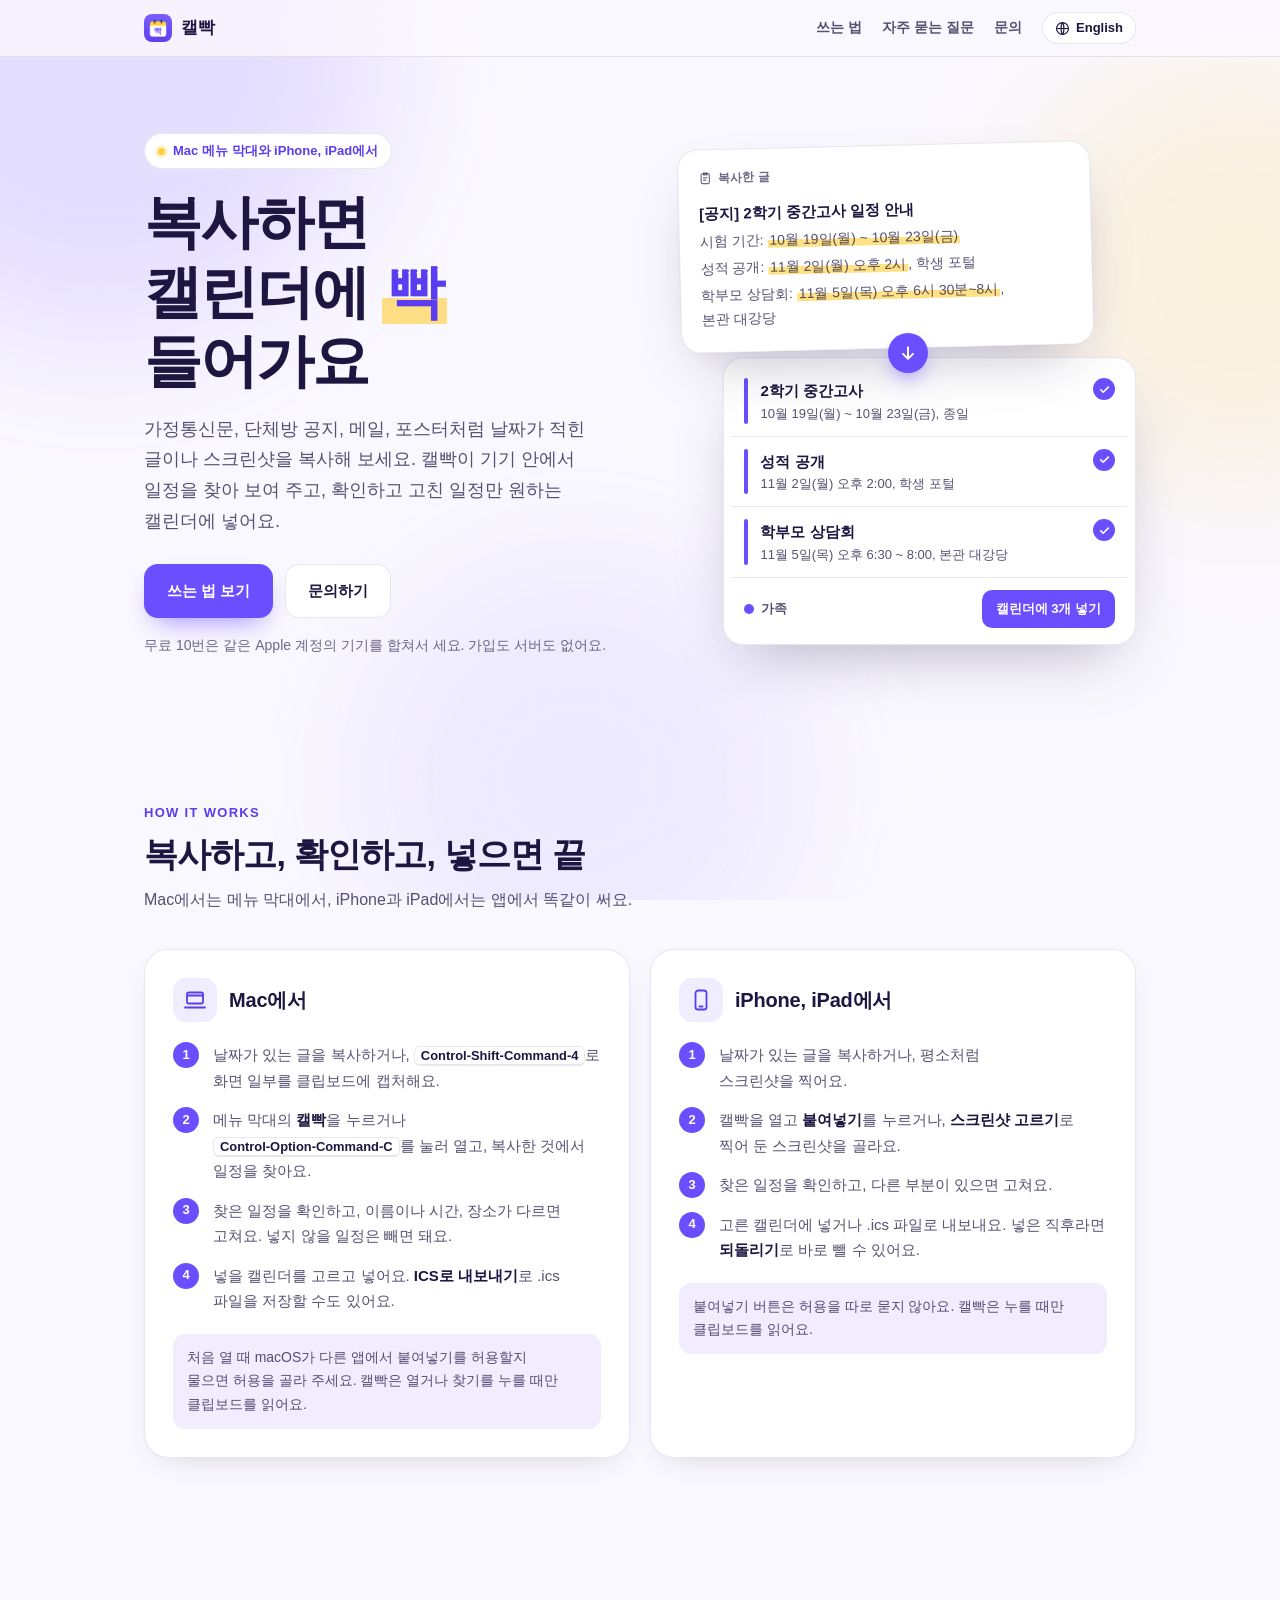
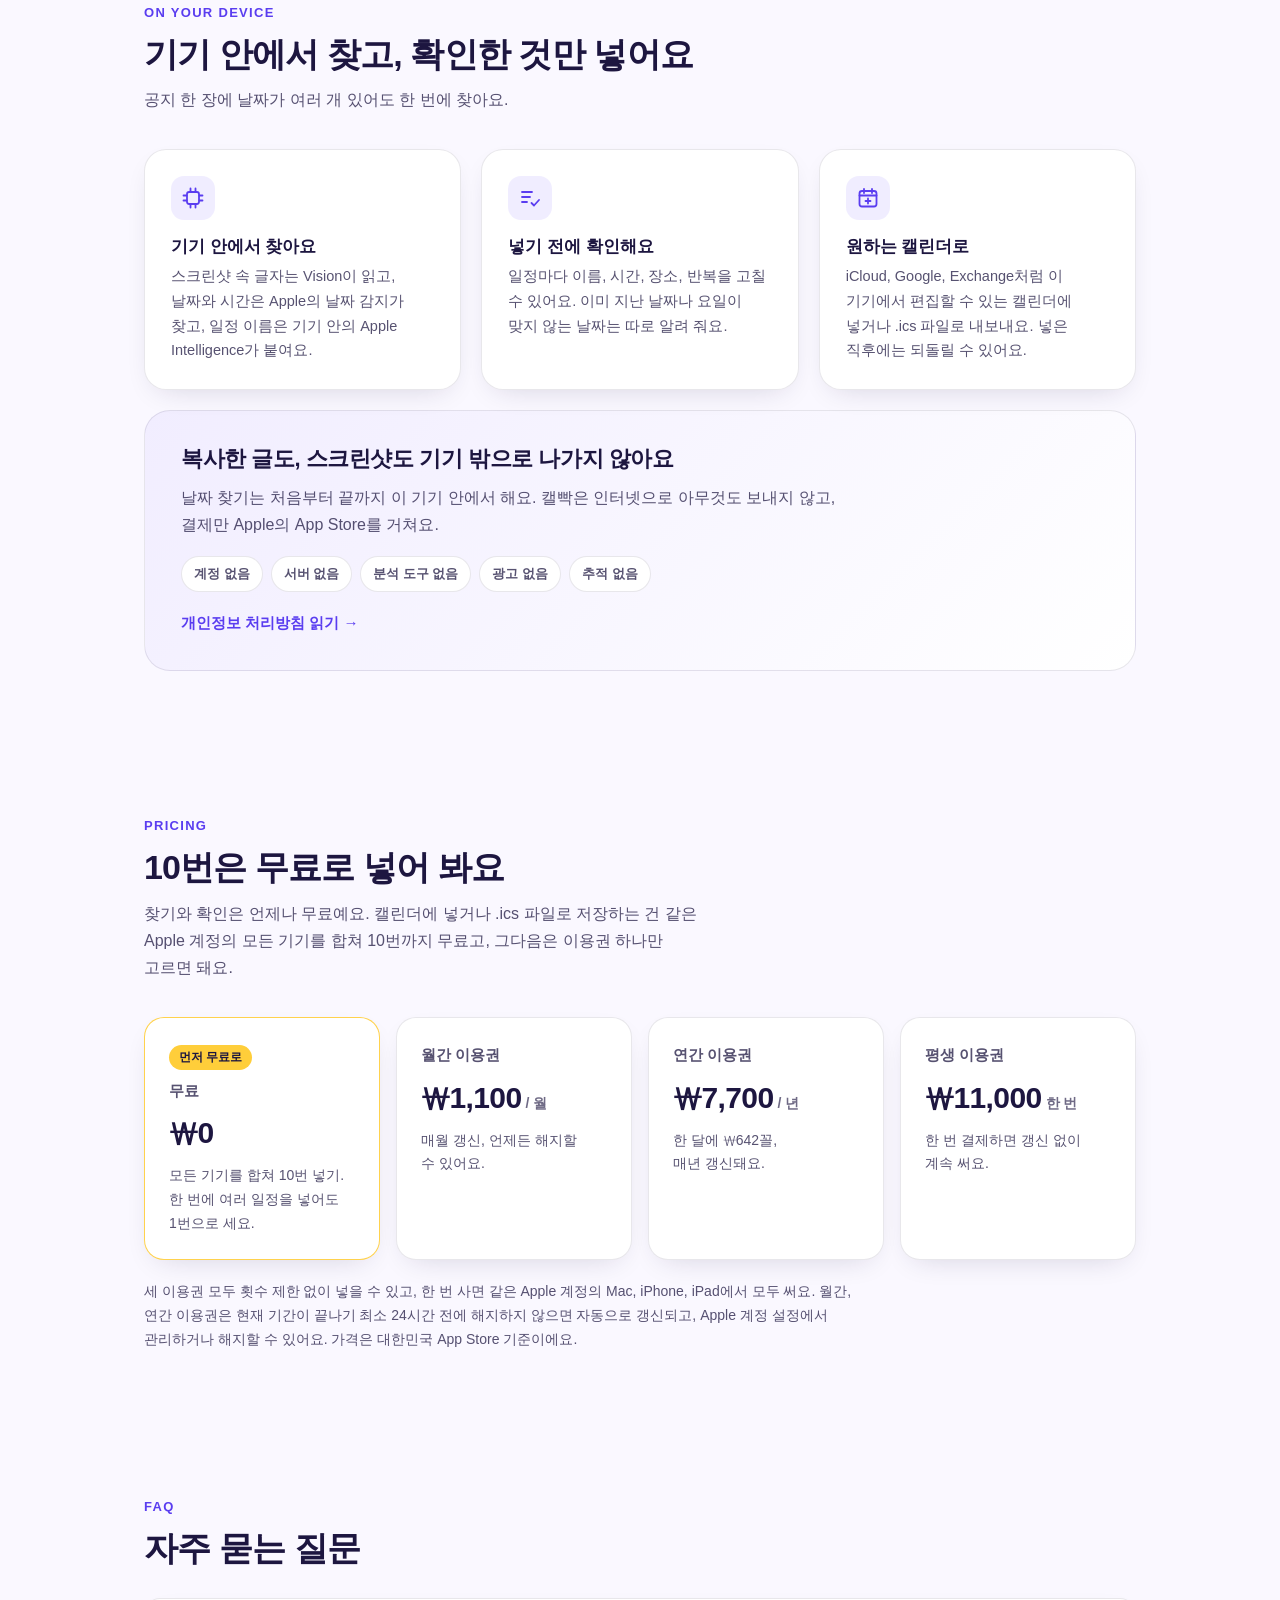
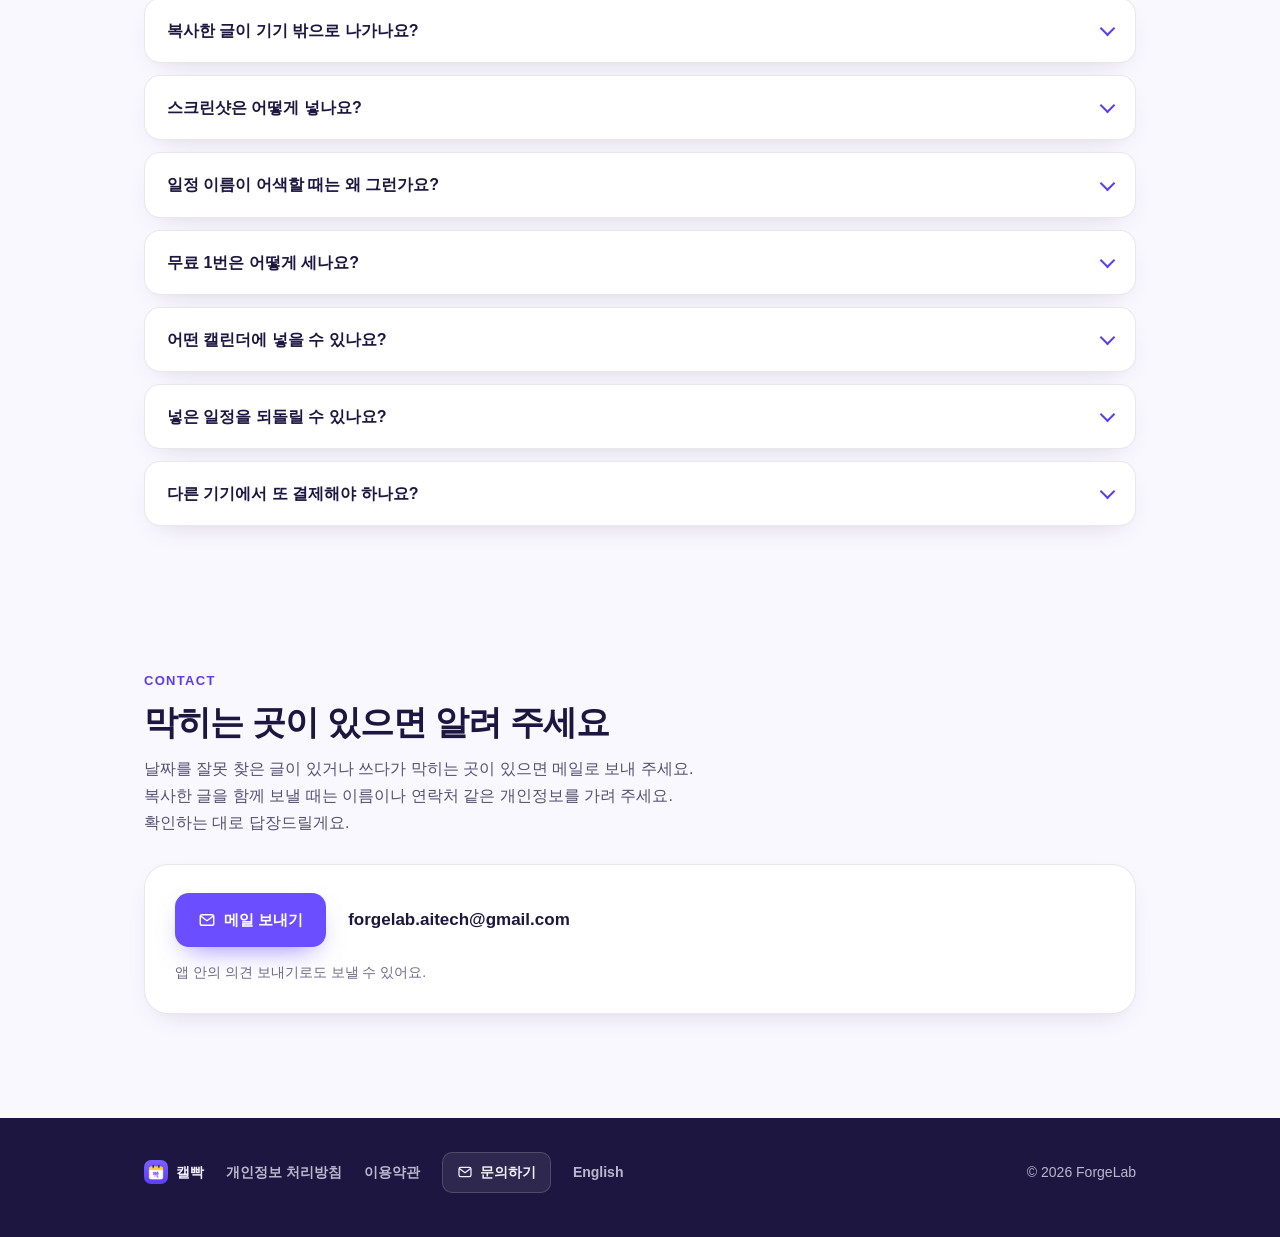
<file: index.html>
<!DOCTYPE html>
<html lang="ko">
<head>
<meta charset="utf-8">
<meta name="viewport" content="width=device-width, initial-scale=1">
<title>캘빡, 복사하면 캘린더에 빡</title>
<meta name="description" content="날짜가 적힌 글이나 스크린샷을 복사하면, 캘빡이 기기 안에서 일정을 찾아 원하는 캘린더에 넣어 줘요. Mac 메뉴 막대와 iPhone, iPad에서 써요. 계정도 서버도 없어요.">
<meta name="color-scheme" content="light dark">
<meta name="theme-color" content="#FAF8FF" media="(prefers-color-scheme: light)">
<meta name="theme-color" content="#110D24" media="(prefers-color-scheme: dark)">
<meta property="og:title" content="캘빡, 복사하면 캘린더에 빡">
<meta property="og:description" content="복사한 글과 스크린샷 속 날짜를 기기 안에서 찾아 캘린더에 넣어요. Mac, iPhone, iPad.">
<meta property="og:image" content="https://jsonpassion.github.io/calppak-site/assets/icon.png">
<link rel="icon" type="image/png" href="assets/icon.png">
<link rel="apple-touch-icon" href="assets/icon.png">
<link rel="stylesheet" href="assets/style.css">
</head>
<body>

<div class="aura" aria-hidden="true"><span class="blob a"></span><span class="blob b"></span><span class="blob c"></span></div>

<nav class="nav" aria-label="사이트">
  <div class="nav-inner">
    <a class="logo" href="./"><img src="assets/icon.png" alt="" width="28" height="28">캘빡</a>
    <div class="nav-links">
      <a href="#how">쓰는 법</a>
      <a href="#faq">자주 묻는 질문</a>
      <a href="#contact">문의</a>
      <a class="lang" href="en/" hreflang="en" lang="en"><svg viewBox="0 0 24 24" fill="none" stroke="currentColor" stroke-width="1.9" stroke-linecap="round" stroke-linejoin="round" aria-hidden="true"><circle cx="12" cy="12" r="9.5"/><path d="M2.5 12h19M12 2.5c3 3.2 3 15.8 0 19M12 2.5c-3 3.2-3 15.8 0 19"/></svg>English</a>
    </div>
  </div>
</nav>

<main>
<header class="hero">
  <div class="wrap hero-inner">
    <div class="hero-copy">
      <span class="eyebrow"><span class="dot"></span>Mac 메뉴 막대와 iPhone, iPad에서</span>
      <h1>복사하면<br>캘린더에 <span class="pop">빡</span> 들어가요</h1>
      <p class="sub">가정통신문, 단체방 공지, 메일, 포스터처럼 날짜가 적힌 글이나 스크린샷을 복사해 보세요. 캘빡이 기기 안에서 일정을 찾아 보여 주고, 확인하고 고친 일정만 원하는 캘린더에 넣어요.</p>
      <div class="hero-ctas">
        <a class="btn btn-primary" href="#how">쓰는 법 보기</a>
        <a class="btn btn-ghost" href="#contact">문의하기</a>
      </div>
      <p class="hero-meta">무료 10번은 같은 Apple 계정의 기기를 합쳐서 세요. 가입도 서버도 없어요.</p>
    </div>

    <figure class="demo" role="img" aria-label="복사한 중간고사 공지에서 일정 세 개를 찾아 가족 캘린더에 넣는 모습">
      <div class="card copied">
        <span class="tag"><svg viewBox="0 0 24 24" fill="none" stroke="currentColor" stroke-width="2" stroke-linecap="round" stroke-linejoin="round" aria-hidden="true"><rect x="5" y="4" width="14" height="17" rx="2.5"/><path d="M9 3h6v3H9zM9 11h6M9 15h4"/></svg>복사한 글</span>
        <p class="title">[공지] 2학기 중간고사 일정 안내</p>
        <p>시험 기간: <mark>10월 19일(월) ~ 10월 23일(금)</mark></p>
        <p>성적 공개: <mark>11월 2일(월) 오후 2시</mark>, 학생 포털</p>
        <p>학부모 상담회: <mark>11월 5일(목) 오후 6시 30분~8시</mark>, 본관 대강당</p>
      </div>
      <div class="flow" aria-hidden="true"><svg viewBox="0 0 24 24" fill="none" stroke="currentColor" stroke-width="2.4" stroke-linecap="round" stroke-linejoin="round"><path d="M12 5v14M6 13l6 6 6-6"/></svg></div>
      <div class="card events">
        <div class="ev"><span class="bar"></span><div><b>2학기 중간고사</b><small>10월 19일(월) ~ 10월 23일(금), 종일</small></div><span class="ok"><svg viewBox="0 0 24 24" fill="none" stroke="currentColor" stroke-width="3" stroke-linecap="round" stroke-linejoin="round" aria-hidden="true"><path d="m5 12.5 4.5 4.5L19 7.5"/></svg></span></div>
        <div class="ev"><span class="bar"></span><div><b>성적 공개</b><small>11월 2일(월) 오후 2:00, 학생 포털</small></div><span class="ok"><svg viewBox="0 0 24 24" fill="none" stroke="currentColor" stroke-width="3" stroke-linecap="round" stroke-linejoin="round" aria-hidden="true"><path d="m5 12.5 4.5 4.5L19 7.5"/></svg></span></div>
        <div class="ev"><span class="bar"></span><div><b>학부모 상담회</b><small>11월 5일(목) 오후 6:30 ~ 8:00, 본관 대강당</small></div><span class="ok"><svg viewBox="0 0 24 24" fill="none" stroke="currentColor" stroke-width="3" stroke-linecap="round" stroke-linejoin="round" aria-hidden="true"><path d="m5 12.5 4.5 4.5L19 7.5"/></svg></span></div>
        <div class="ev-foot"><span class="cal"><i></i>가족</span><span class="add">캘린더에 3개 넣기</span></div>
      </div>
    </figure>
  </div>
</header>

<section id="how">
  <div class="wrap">
    <div class="sec-head">
      <div class="kicker">How it works</div>
      <h2>복사하고, 확인하고, 넣으면 끝</h2>
      <p>Mac에서는 메뉴 막대에서, iPhone과 iPad에서는 앱에서 똑같이 써요.</p>
    </div>
    <div class="how-grid">
      <article class="how-card">
        <div class="head">
          <span class="ico"><svg viewBox="0 0 24 24" fill="none" stroke="currentColor" stroke-width="1.8" stroke-linecap="round" stroke-linejoin="round" aria-hidden="true"><rect x="4" y="4.5" width="16" height="11" rx="1.8"/><path d="M4 7.5h16M2 19.5h20"/></svg></span>
          <h3>Mac에서</h3>
        </div>
        <ol class="steps">
          <li>날짜가 있는 글을 복사하거나, <kbd>Control-Shift-Command-4</kbd>로 화면 일부를 클립보드에 캡처해요.</li>
          <li>메뉴 막대의 <b>캘빡</b>을 누르거나 <kbd>Control-Option-Command-C</kbd>를 눌러 열고, 복사한 것에서 일정을 찾아요.</li>
          <li>찾은 일정을 확인하고, 이름이나 시간, 장소가 다르면 고쳐요. 넣지 않을 일정은 빼면 돼요.</li>
          <li>넣을 캘린더를 고르고 넣어요. <b>ICS로 내보내기</b>로 .ics 파일을 저장할 수도 있어요.</li>
        </ol>
        <p class="tip">처음 열 때 macOS가 다른 앱에서 붙여넣기를 허용할지 물으면 허용을 골라 주세요. 캘빡은 열거나 찾기를 누를 때만 클립보드를 읽어요.</p>
      </article>
      <article class="how-card">
        <div class="head">
          <span class="ico"><svg viewBox="0 0 24 24" fill="none" stroke="currentColor" stroke-width="1.8" stroke-linecap="round" stroke-linejoin="round" aria-hidden="true"><rect x="6.5" y="2.5" width="11" height="19" rx="2.6"/><path d="M10.5 18.5h3"/></svg></span>
          <h3>iPhone, iPad에서</h3>
        </div>
        <ol class="steps">
          <li>날짜가 있는 글을 복사하거나, 평소처럼 스크린샷을 찍어요.</li>
          <li>캘빡을 열고 <b>붙여넣기</b>를 누르거나, <b>스크린샷 고르기</b>로 찍어 둔 스크린샷을 골라요.</li>
          <li>찾은 일정을 확인하고, 다른 부분이 있으면 고쳐요.</li>
          <li>고른 캘린더에 넣거나 .ics 파일로 내보내요. 넣은 직후라면 <b>되돌리기</b>로 바로 뺄 수 있어요.</li>
        </ol>
        <p class="tip">붙여넣기 버튼은 허용을 따로 묻지 않아요. 캘빡은 누를 때만 클립보드를 읽어요.</p>
      </article>
    </div>
  </div>
</section>

<section id="features">
  <div class="wrap">
    <div class="sec-head">
      <div class="kicker">On your device</div>
      <h2>기기 안에서 찾고, 확인한 것만 넣어요</h2>
      <p>공지 한 장에 날짜가 여러 개 있어도 한 번에 찾아요.</p>
    </div>
    <div class="features">
      <div class="feature">
        <span class="ico"><svg viewBox="0 0 24 24" fill="none" stroke="currentColor" stroke-width="1.8" stroke-linecap="round" stroke-linejoin="round" aria-hidden="true"><rect x="6" y="6" width="12" height="12" rx="2.2"/><path d="M9.5 2.5v3M14.5 2.5v3M9.5 18.5v3M14.5 18.5v3M2.5 9.5h3M2.5 14.5h3M18.5 9.5h3M18.5 14.5h3"/></svg></span>
        <h3>기기 안에서 찾아요</h3>
        <p>스크린샷 속 글자는 Vision이 읽고, 날짜와 시간은 Apple의 날짜 감지가 찾고, 일정 이름은 기기 안의 Apple Intelligence가 붙여요.</p>
      </div>
      <div class="feature">
        <span class="ico"><svg viewBox="0 0 24 24" fill="none" stroke="currentColor" stroke-width="1.8" stroke-linecap="round" stroke-linejoin="round" aria-hidden="true"><path d="M4 6h10M4 11h8M4 16h5"/><path d="m13.5 17 2.5 2.5 5-5.5"/></svg></span>
        <h3>넣기 전에 확인해요</h3>
        <p>일정마다 이름, 시간, 장소, 반복을 고칠 수 있어요. 이미 지난 날짜나 요일이 맞지 않는 날짜는 따로 알려 줘요.</p>
      </div>
      <div class="feature">
        <span class="ico"><svg viewBox="0 0 24 24" fill="none" stroke="currentColor" stroke-width="1.8" stroke-linecap="round" stroke-linejoin="round" aria-hidden="true"><rect x="3.5" y="5" width="17" height="15.5" rx="2.5"/><path d="M3.5 9.5h17M8 3v4M16 3v4M12 12.5v5M9.5 15h5"/></svg></span>
        <h3>원하는 캘린더로</h3>
        <p>iCloud, Google, Exchange처럼 이 기기에서 편집할 수 있는 캘린더에 넣거나 .ics 파일로 내보내요. 넣은 직후에는 되돌릴 수 있어요.</p>
      </div>
    </div>
    <div class="promise">
      <h3>복사한 글도, 스크린샷도 기기 밖으로 나가지 않아요</h3>
      <p>날짜 찾기는 처음부터 끝까지 이 기기 안에서 해요. 캘빡은 인터넷으로 아무것도 보내지 않고, 결제만 Apple의 App Store를 거쳐요.</p>
      <ul class="chips" aria-label="캘빡에 없는 것">
        <li>계정 없음</li>
        <li>서버 없음</li>
        <li>분석 도구 없음</li>
        <li>광고 없음</li>
        <li>추적 없음</li>
      </ul>
      <a class="more" href="privacy/">개인정보 처리방침 읽기 →</a>
    </div>
  </div>
</section>

<section id="pricing">
  <div class="wrap">
    <div class="sec-head">
      <div class="kicker">Pricing</div>
      <h2>10번은 무료로 넣어 봐요</h2>
      <p>찾기와 확인은 언제나 무료예요. 캘린더에 넣거나 .ics 파일로 저장하는 건 같은 Apple 계정의 모든 기기를 합쳐 10번까지 무료고, 그다음은 이용권 하나만 고르면 돼요.</p>
    </div>
    <div class="plans">
      <div class="plan free">
        <span class="badge">먼저 무료로</span>
        <div class="name">무료</div>
        <div class="price">₩0</div>
        <p class="note">모든 기기를 합쳐 10번 넣기. 한 번에 여러 일정을 넣어도 1번으로 세요.</p>
      </div>
      <div class="plan">
        <div class="name">월간 이용권</div>
        <div class="price">₩1,100<span class="per">/ 월</span></div>
        <p class="note">매월 갱신, 언제든 해지할 수 있어요.</p>
      </div>
      <div class="plan">
        <div class="name">연간 이용권</div>
        <div class="price">₩7,700<span class="per">/ 년</span></div>
        <p class="note">한 달에 ₩642꼴, 매년 갱신돼요.</p>
      </div>
      <div class="plan">
        <div class="name">평생 이용권</div>
        <div class="price">₩11,000<span class="per">한 번</span></div>
        <p class="note">한 번 결제하면 갱신 없이 계속 써요.</p>
      </div>
    </div>
    <p class="price-foot">세 이용권 모두 횟수 제한 없이 넣을 수 있고, 한 번 사면 같은 Apple 계정의 Mac, iPhone, iPad에서 모두 써요. 월간, 연간 이용권은 현재 기간이 끝나기 최소 24시간 전에 해지하지 않으면 자동으로 갱신되고, Apple 계정 설정에서 관리하거나 해지할 수 있어요. 가격은 대한민국 App Store 기준이에요.</p>
  </div>
</section>

<section id="faq">
  <div class="wrap">
    <div class="sec-head">
      <div class="kicker">FAQ</div>
      <h2>자주 묻는 질문</h2>
    </div>
    <div class="faq">
      <details>
        <summary>복사한 글이 기기 밖으로 나가나요?</summary>
        <div class="answer">
          <p>아니요. 스크린샷 읽기와 날짜 찾기 모두 이 기기 안에서 해요. 캘빡에는 계정도 서버도 없고, 앱이 인터넷으로 보내는 것도 없어요. 자세한 내용은 <a href="privacy/">개인정보 처리방침</a>에 있어요.</p>
        </div>
      </details>
      <details>
        <summary>스크린샷은 어떻게 넣나요?</summary>
        <div class="answer">
          <p><b>Mac에서는</b> <kbd>Control-Shift-Command-4</kbd>를 누르고 원하는 부분을 끌어서 고르세요. 캡처가 클립보드에 들어가면 캘빡을 여세요.</p>
          <p><b>iPhone, iPad에서는</b> 평소처럼 스크린샷을 찍고 캘빡에서 스크린샷 고르기를 누르세요. 시스템 사진 선택 화면이 열리고, 캘빡은 고른 사진만 봐요.</p>
        </div>
      </details>
      <details>
        <summary>일정 이름이 어색할 때는 왜 그런가요?</summary>
        <div class="answer">
          <p>Apple Intelligence가 없으면 날짜 옆의 말로 이름을 붙여요. 기기가 Apple Intelligence를 지원하지 않거나, 설정에서 꺼져 있거나, 아직 준비 중이거나, 그 언어를 아직 읽지 못할 때 그래요.</p>
          <p>이때도 날짜는 똑같이 찾고, 넣기 전에 이름을 얼마든지 고칠 수 있어요.</p>
        </div>
      </details>
      <details>
        <summary>무료 1번은 어떻게 세나요?</summary>
        <div class="answer">
          <p>캘린더에 넣거나 .ics 파일로 저장할 때마다 1번으로 세요. 한 번에 여러 일정을 넣어도 1번이에요. 찾기와 확인은 언제나 무료예요.</p>
          <p>무료 10번은 같은 Apple 계정의 Mac, iPhone, iPad를 합쳐서 세고, 앱을 지웠다 깔아도 그대로예요.</p>
        </div>
      </details>
      <details>
        <summary>어떤 캘린더에 넣을 수 있나요?</summary>
        <div class="answer">
          <p>이 기기에서 편집할 수 있는 모든 캘린더에 넣을 수 있어요. 설정에서 추가한 iCloud, Google, Exchange 계정도 포함돼요.</p>
          <p>구독한 캘린더처럼 편집할 수 없는 캘린더에는 넣을 수 없어요. 다른 캘린더 앱에서 쓰려면 .ics 파일로 내보내 주세요.</p>
        </div>
      </details>
      <details>
        <summary>넣은 일정을 되돌릴 수 있나요?</summary>
        <div class="answer">
          <p>넣은 직후 아래에 뜨는 알림에서 되돌리기를 누르세요. 나중에는 캘린더 앱에서 지우면 돼요.</p>
        </div>
      </details>
      <details>
        <summary>다른 기기에서 또 결제해야 하나요?</summary>
        <div class="answer">
          <p>아니요. Mac, iPhone, iPad 어디서 산 이용권이든 같은 Apple 계정이면 모든 기기에서 써요. 새 기기에서 이용권이 보이지 않으면 앱에서 구매 복원을 눌러 주세요.</p>
          <p>무료 10번도 모든 기기를 합쳐서 세요.</p>
        </div>
      </details>
    </div>
  </div>
</section>

<section id="contact">
  <div class="wrap">
    <div class="sec-head">
      <div class="kicker">Contact</div>
      <h2>막히는 곳이 있으면 알려 주세요</h2>
      <p>날짜를 잘못 찾은 글이 있거나 쓰다가 막히는 곳이 있으면 메일로 보내 주세요. 복사한 글을 함께 보낼 때는 이름이나 연락처 같은 개인정보를 가려 주세요. 확인하는 대로 답장드릴게요.</p>
    </div>
    <div class="contact-card">
      <a class="btn btn-primary" href="mailto:forgelab.aitech@gmail.com?subject=%5B%EC%BA%98%EB%B9%A1%5D%20%EB%AC%B8%EC%9D%98"><svg viewBox="0 0 24 24" fill="none" stroke="currentColor" stroke-width="1.9" stroke-linecap="round" stroke-linejoin="round" aria-hidden="true"><rect x="3" y="5" width="18" height="14" rx="2.5"/><path d="m4 7 8 6 8-6"/></svg>메일 보내기</a>
      <span class="mail">forgelab.aitech@gmail.com</span>
      <p class="hint">앱 안의 의견 보내기로도 보낼 수 있어요.</p>
    </div>
  </div>
</section>
</main>

<footer class="site-foot">
  <div class="wrap foot-inner">
    <span class="f-brand"><img src="assets/icon.png" alt="" width="24" height="24">캘빡</span>
    <a href="privacy/">개인정보 처리방침</a>
    <a href="terms/">이용약관</a>
    <a class="contact-btn" href="mailto:forgelab.aitech@gmail.com?subject=%5B%EC%BA%98%EB%B9%A1%5D%20%EB%AC%B8%EC%9D%98"><svg viewBox="0 0 24 24" fill="none" stroke="currentColor" stroke-width="1.9" stroke-linecap="round" stroke-linejoin="round" aria-hidden="true"><rect x="3" y="5" width="18" height="14" rx="2.5"/><path d="m4 7 8 6 8-6"/></svg>문의하기</a>
    <a href="en/" hreflang="en" lang="en">English</a>
    <span class="f-copy">© 2026 ForgeLab</span>
  </div>
</footer>

</body>
</html>
</file>
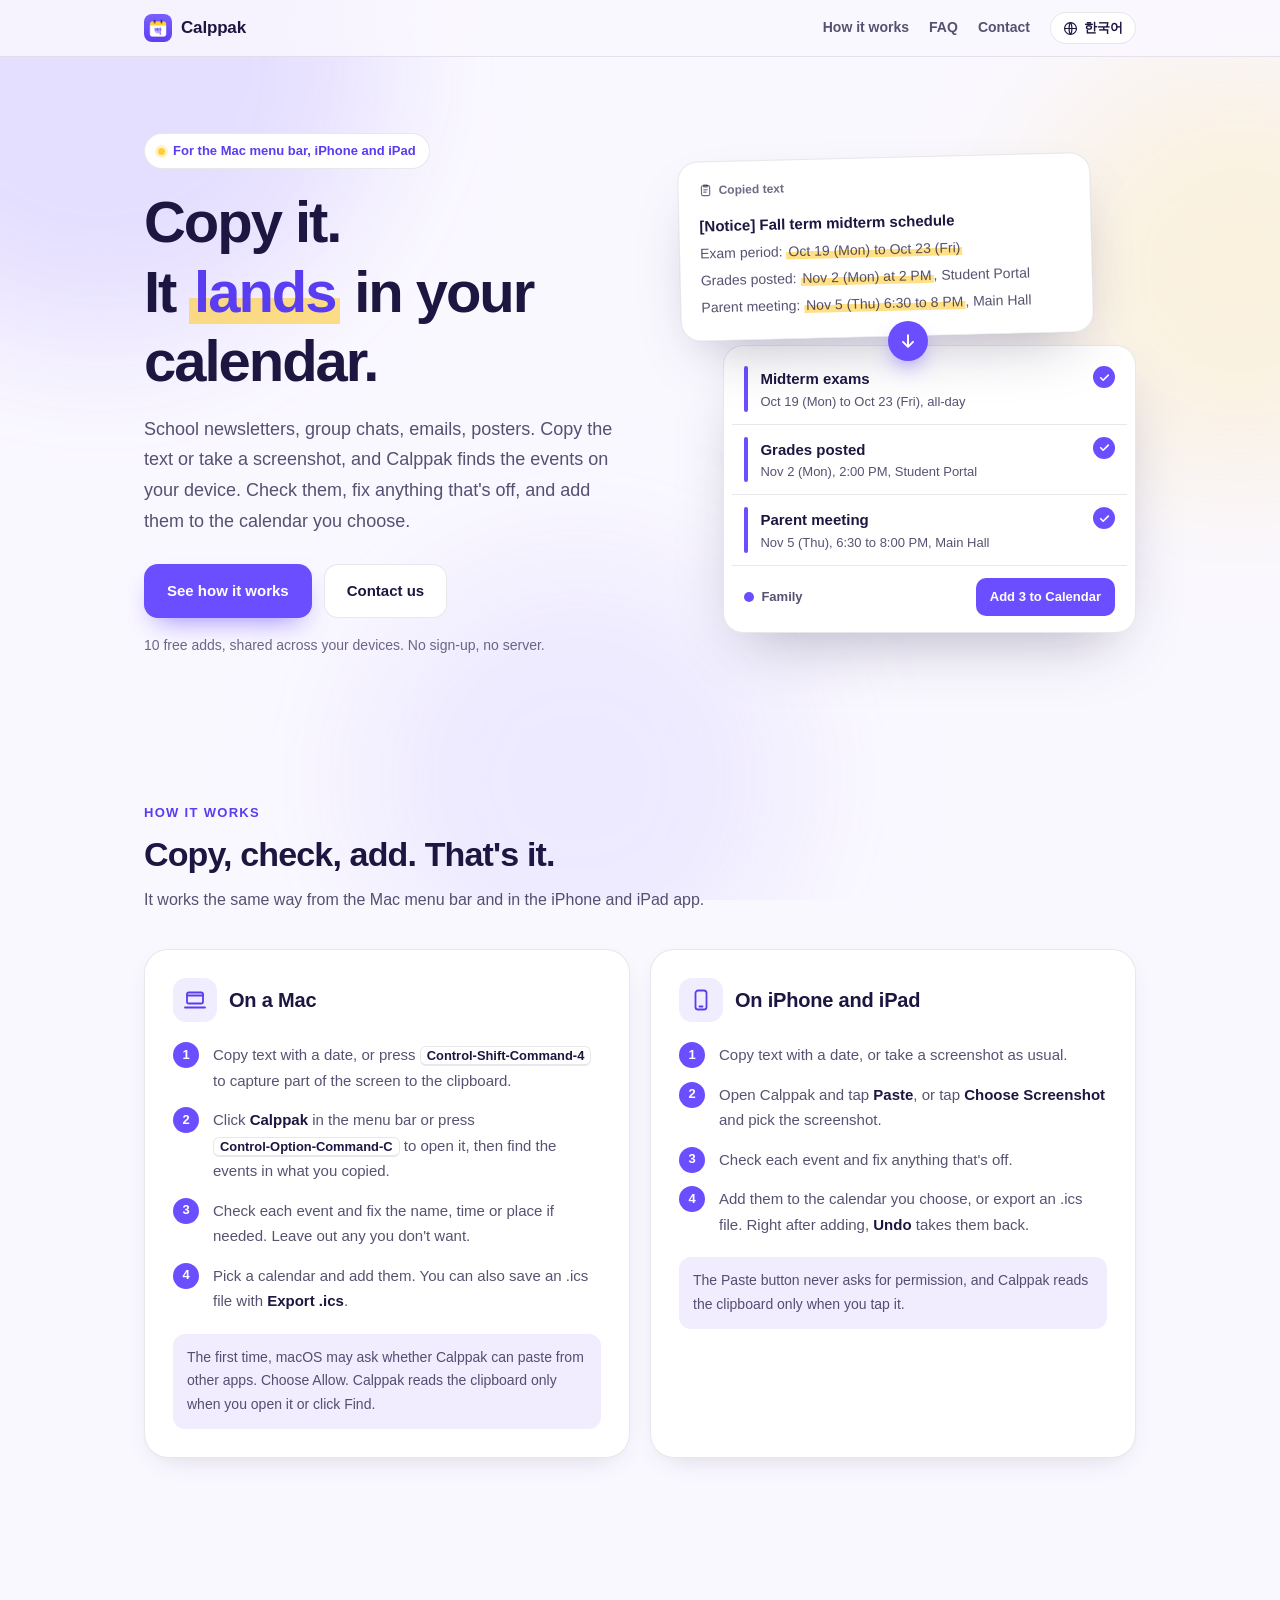
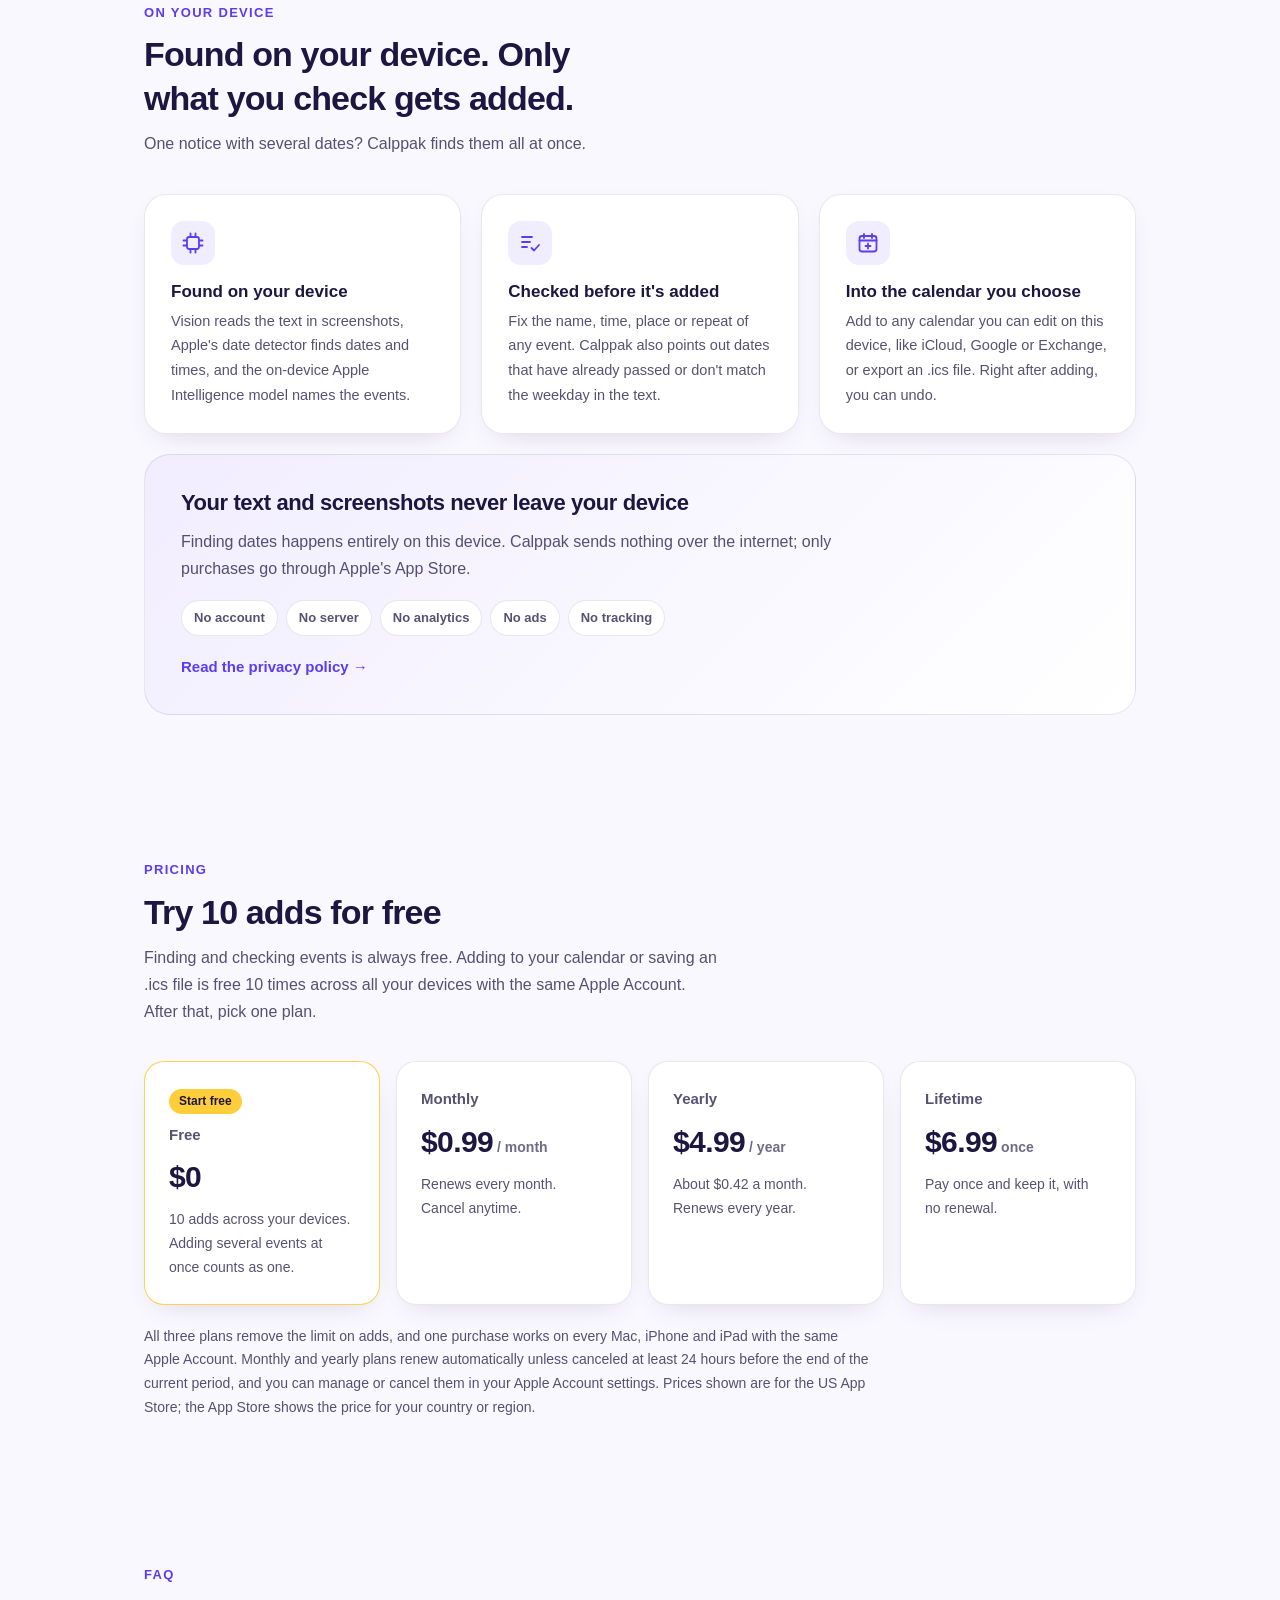
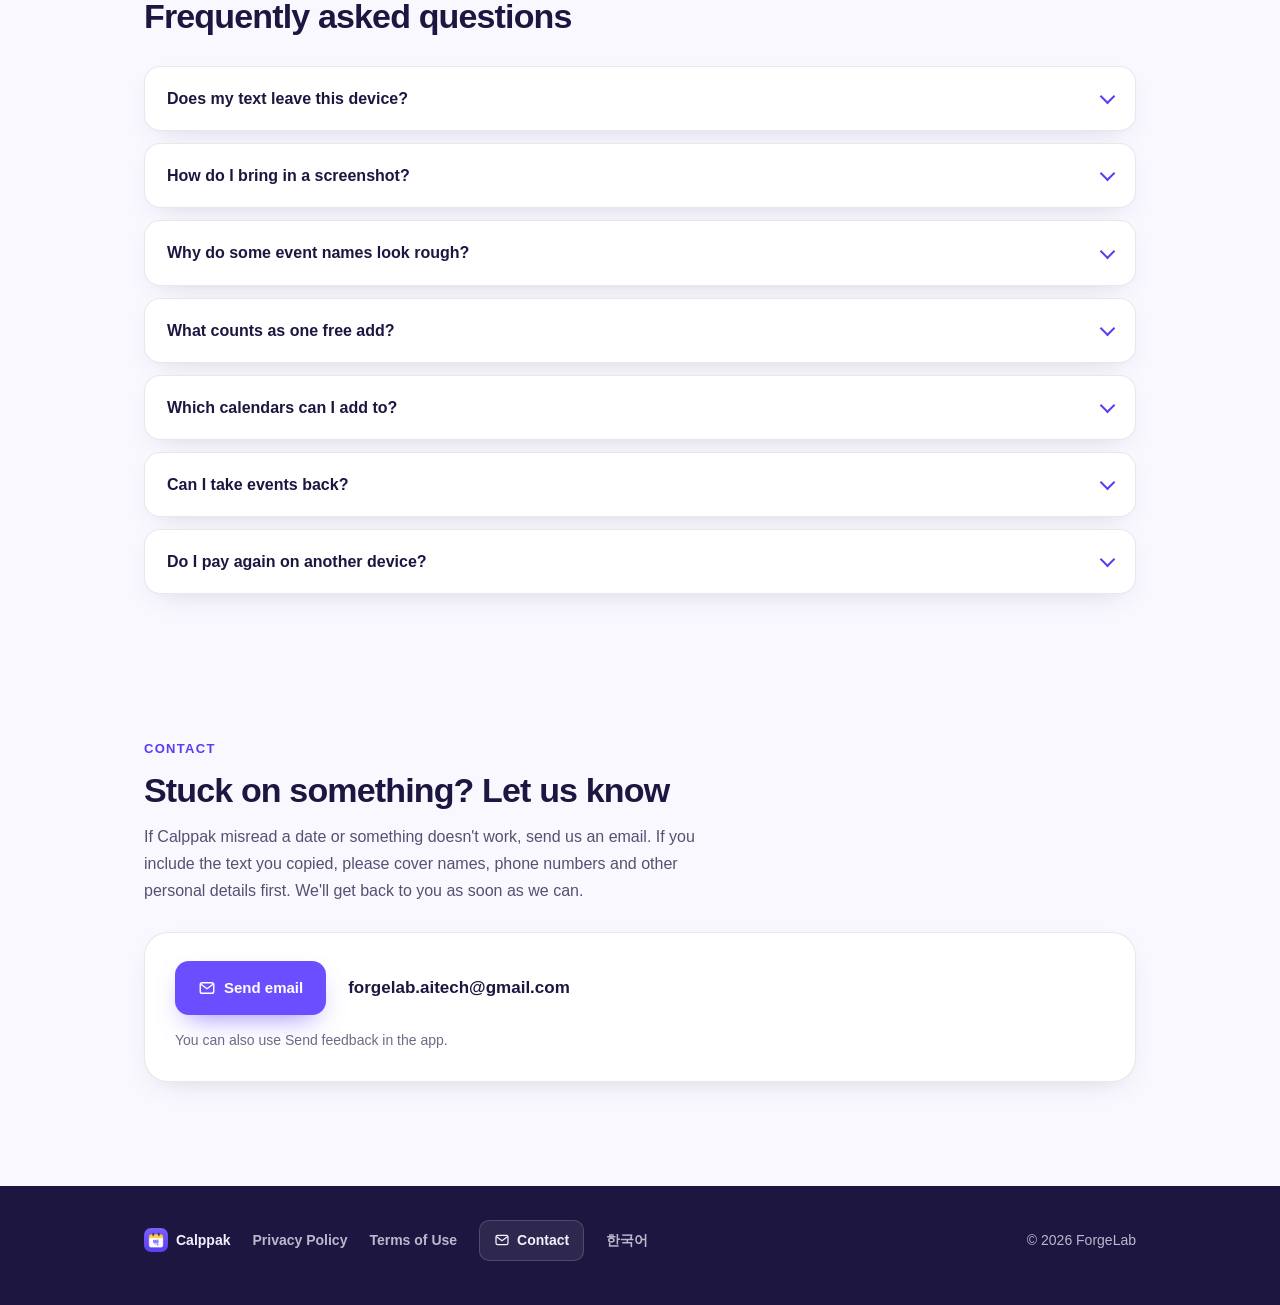
<file: en/index.html>
<!DOCTYPE html>
<html lang="en">
<head>
<meta charset="utf-8">
<meta name="viewport" content="width=device-width, initial-scale=1">
<title>Calppak: copy it, and it lands in your calendar</title>
<meta name="description" content="Copy text or a screenshot with a date, and Calppak finds the events on your device and adds them to the calendar you choose. For the Mac menu bar, iPhone and iPad. No account, no server.">
<meta name="color-scheme" content="light dark">
<meta name="theme-color" content="#FAF8FF" media="(prefers-color-scheme: light)">
<meta name="theme-color" content="#110D24" media="(prefers-color-scheme: dark)">
<meta property="og:title" content="Calppak: copy it, and it lands in your calendar">
<meta property="og:description" content="Finds the dates in copied text and screenshots on your device and adds them to your calendar. Mac, iPhone and iPad.">
<meta property="og:image" content="https://jsonpassion.github.io/calppak-site/assets/icon.png">
<link rel="icon" type="image/png" href="../assets/icon.png">
<link rel="apple-touch-icon" href="../assets/icon.png">
<link rel="stylesheet" href="../assets/style.css">
</head>
<body>

<div class="aura" aria-hidden="true"><span class="blob a"></span><span class="blob b"></span><span class="blob c"></span></div>

<nav class="nav" aria-label="Site">
  <div class="nav-inner">
    <a class="logo" href="./"><img src="../assets/icon.png" alt="" width="28" height="28">Calppak</a>
    <div class="nav-links">
      <a href="#how">How it works</a>
      <a href="#faq">FAQ</a>
      <a href="#contact">Contact</a>
      <a class="lang" href="../" hreflang="ko" lang="ko"><svg viewBox="0 0 24 24" fill="none" stroke="currentColor" stroke-width="1.9" stroke-linecap="round" stroke-linejoin="round" aria-hidden="true"><circle cx="12" cy="12" r="9.5"/><path d="M2.5 12h19M12 2.5c3 3.2 3 15.8 0 19M12 2.5c-3 3.2-3 15.8 0 19"/></svg>한국어</a>
    </div>
  </div>
</nav>

<main>
<header class="hero">
  <div class="wrap hero-inner">
    <div class="hero-copy">
      <span class="eyebrow"><span class="dot"></span>For the Mac menu bar, iPhone and iPad</span>
      <h1>Copy it.<br>It <span class="pop">lands</span> in your calendar.</h1>
      <p class="sub">School newsletters, group chats, emails, posters. Copy the text or take a screenshot, and Calppak finds the events on your device. Check them, fix anything that's off, and add them to the calendar you choose.</p>
      <div class="hero-ctas">
        <a class="btn btn-primary" href="#how">See how it works</a>
        <a class="btn btn-ghost" href="#contact">Contact us</a>
      </div>
      <p class="hero-meta">10 free adds, shared across your devices. No sign-up, no server.</p>
    </div>

    <figure class="demo" role="img" aria-label="Three events found in a copied midterm notice, ready to add to the Family calendar">
      <div class="card copied">
        <span class="tag"><svg viewBox="0 0 24 24" fill="none" stroke="currentColor" stroke-width="2" stroke-linecap="round" stroke-linejoin="round" aria-hidden="true"><rect x="5" y="4" width="14" height="17" rx="2.5"/><path d="M9 3h6v3H9zM9 11h6M9 15h4"/></svg>Copied text</span>
        <p class="title">[Notice] Fall term midterm schedule</p>
        <p>Exam period: <mark>Oct 19 (Mon) to Oct 23 (Fri)</mark></p>
        <p>Grades posted: <mark>Nov 2 (Mon) at 2 PM</mark>, Student Portal</p>
        <p>Parent meeting: <mark>Nov 5 (Thu) 6:30 to 8 PM</mark>, Main Hall</p>
      </div>
      <div class="flow" aria-hidden="true"><svg viewBox="0 0 24 24" fill="none" stroke="currentColor" stroke-width="2.4" stroke-linecap="round" stroke-linejoin="round"><path d="M12 5v14M6 13l6 6 6-6"/></svg></div>
      <div class="card events">
        <div class="ev"><span class="bar"></span><div><b>Midterm exams</b><small>Oct 19 (Mon) to Oct 23 (Fri), all-day</small></div><span class="ok"><svg viewBox="0 0 24 24" fill="none" stroke="currentColor" stroke-width="3" stroke-linecap="round" stroke-linejoin="round" aria-hidden="true"><path d="m5 12.5 4.5 4.5L19 7.5"/></svg></span></div>
        <div class="ev"><span class="bar"></span><div><b>Grades posted</b><small>Nov 2 (Mon), 2:00 PM, Student Portal</small></div><span class="ok"><svg viewBox="0 0 24 24" fill="none" stroke="currentColor" stroke-width="3" stroke-linecap="round" stroke-linejoin="round" aria-hidden="true"><path d="m5 12.5 4.5 4.5L19 7.5"/></svg></span></div>
        <div class="ev"><span class="bar"></span><div><b>Parent meeting</b><small>Nov 5 (Thu), 6:30 to 8:00 PM, Main Hall</small></div><span class="ok"><svg viewBox="0 0 24 24" fill="none" stroke="currentColor" stroke-width="3" stroke-linecap="round" stroke-linejoin="round" aria-hidden="true"><path d="m5 12.5 4.5 4.5L19 7.5"/></svg></span></div>
        <div class="ev-foot"><span class="cal"><i></i>Family</span><span class="add">Add 3 to Calendar</span></div>
      </div>
    </figure>
  </div>
</header>

<section id="how">
  <div class="wrap">
    <div class="sec-head">
      <div class="kicker">How it works</div>
      <h2>Copy, check, add. That's it.</h2>
      <p>It works the same way from the Mac menu bar and in the iPhone and iPad app.</p>
    </div>
    <div class="how-grid">
      <article class="how-card">
        <div class="head">
          <span class="ico"><svg viewBox="0 0 24 24" fill="none" stroke="currentColor" stroke-width="1.8" stroke-linecap="round" stroke-linejoin="round" aria-hidden="true"><rect x="4" y="4.5" width="16" height="11" rx="1.8"/><path d="M4 7.5h16M2 19.5h20"/></svg></span>
          <h3>On a Mac</h3>
        </div>
        <ol class="steps">
          <li>Copy text with a date, or press <kbd>Control-Shift-Command-4</kbd> to capture part of the screen to the clipboard.</li>
          <li>Click <b>Calppak</b> in the menu bar or press <kbd>Control-Option-Command-C</kbd> to open it, then find the events in what you copied.</li>
          <li>Check each event and fix the name, time or place if needed. Leave out any you don't want.</li>
          <li>Pick a calendar and add them. You can also save an .ics file with <b>Export .ics</b>.</li>
        </ol>
        <p class="tip">The first time, macOS may ask whether Calppak can paste from other apps. Choose Allow. Calppak reads the clipboard only when you open it or click Find.</p>
      </article>
      <article class="how-card">
        <div class="head">
          <span class="ico"><svg viewBox="0 0 24 24" fill="none" stroke="currentColor" stroke-width="1.8" stroke-linecap="round" stroke-linejoin="round" aria-hidden="true"><rect x="6.5" y="2.5" width="11" height="19" rx="2.6"/><path d="M10.5 18.5h3"/></svg></span>
          <h3>On iPhone and iPad</h3>
        </div>
        <ol class="steps">
          <li>Copy text with a date, or take a screenshot as usual.</li>
          <li>Open Calppak and tap <b>Paste</b>, or tap <b>Choose Screenshot</b> and pick the screenshot.</li>
          <li>Check each event and fix anything that's off.</li>
          <li>Add them to the calendar you choose, or export an .ics file. Right after adding, <b>Undo</b> takes them back.</li>
        </ol>
        <p class="tip">The Paste button never asks for permission, and Calppak reads the clipboard only when you tap it.</p>
      </article>
    </div>
  </div>
</section>

<section id="features">
  <div class="wrap">
    <div class="sec-head">
      <div class="kicker">On your device</div>
      <h2>Found on your device. Only what you check gets added.</h2>
      <p>One notice with several dates? Calppak finds them all at once.</p>
    </div>
    <div class="features">
      <div class="feature">
        <span class="ico"><svg viewBox="0 0 24 24" fill="none" stroke="currentColor" stroke-width="1.8" stroke-linecap="round" stroke-linejoin="round" aria-hidden="true"><rect x="6" y="6" width="12" height="12" rx="2.2"/><path d="M9.5 2.5v3M14.5 2.5v3M9.5 18.5v3M14.5 18.5v3M2.5 9.5h3M2.5 14.5h3M18.5 9.5h3M18.5 14.5h3"/></svg></span>
        <h3>Found on your device</h3>
        <p>Vision reads the text in screenshots, Apple's date detector finds dates and times, and the on-device Apple Intelligence model names the events.</p>
      </div>
      <div class="feature">
        <span class="ico"><svg viewBox="0 0 24 24" fill="none" stroke="currentColor" stroke-width="1.8" stroke-linecap="round" stroke-linejoin="round" aria-hidden="true"><path d="M4 6h10M4 11h8M4 16h5"/><path d="m13.5 17 2.5 2.5 5-5.5"/></svg></span>
        <h3>Checked before it's added</h3>
        <p>Fix the name, time, place or repeat of any event. Calppak also points out dates that have already passed or don't match the weekday in the text.</p>
      </div>
      <div class="feature">
        <span class="ico"><svg viewBox="0 0 24 24" fill="none" stroke="currentColor" stroke-width="1.8" stroke-linecap="round" stroke-linejoin="round" aria-hidden="true"><rect x="3.5" y="5" width="17" height="15.5" rx="2.5"/><path d="M3.5 9.5h17M8 3v4M16 3v4M12 12.5v5M9.5 15h5"/></svg></span>
        <h3>Into the calendar you choose</h3>
        <p>Add to any calendar you can edit on this device, like iCloud, Google or Exchange, or export an .ics file. Right after adding, you can undo.</p>
      </div>
    </div>
    <div class="promise">
      <h3>Your text and screenshots never leave your device</h3>
      <p>Finding dates happens entirely on this device. Calppak sends nothing over the internet; only purchases go through Apple's App Store.</p>
      <ul class="chips" aria-label="What Calppak doesn't have">
        <li>No account</li>
        <li>No server</li>
        <li>No analytics</li>
        <li>No ads</li>
        <li>No tracking</li>
      </ul>
      <a class="more" href="privacy/">Read the privacy policy →</a>
    </div>
  </div>
</section>

<section id="pricing">
  <div class="wrap">
    <div class="sec-head">
      <div class="kicker">Pricing</div>
      <h2>Try 10 adds for free</h2>
      <p>Finding and checking events is always free. Adding to your calendar or saving an .ics file is free 10 times across all your devices with the same Apple Account. After that, pick one plan.</p>
    </div>
    <div class="plans">
      <div class="plan free">
        <span class="badge">Start free</span>
        <div class="name">Free</div>
        <div class="price">$0</div>
        <p class="note">10 adds across your devices. Adding several events at once counts as one.</p>
      </div>
      <div class="plan">
        <div class="name">Monthly</div>
        <div class="price">$0.99<span class="per">/ month</span></div>
        <p class="note">Renews every month. Cancel anytime.</p>
      </div>
      <div class="plan">
        <div class="name">Yearly</div>
        <div class="price">$4.99<span class="per">/ year</span></div>
        <p class="note">About $0.42 a month. Renews every year.</p>
      </div>
      <div class="plan">
        <div class="name">Lifetime</div>
        <div class="price">$6.99<span class="per">once</span></div>
        <p class="note">Pay once and keep it, with no renewal.</p>
      </div>
    </div>
    <p class="price-foot">All three plans remove the limit on adds, and one purchase works on every Mac, iPhone and iPad with the same Apple Account. Monthly and yearly plans renew automatically unless canceled at least 24 hours before the end of the current period, and you can manage or cancel them in your Apple Account settings. Prices shown are for the US App Store; the App Store shows the price for your country or region.</p>
  </div>
</section>

<section id="faq">
  <div class="wrap">
    <div class="sec-head">
      <div class="kicker">FAQ</div>
      <h2>Frequently asked questions</h2>
    </div>
    <div class="faq">
      <details>
        <summary>Does my text leave this device?</summary>
        <div class="answer">
          <p>No. Reading screenshots and finding dates both happen on this device. Calppak has no account and no server, and the app sends nothing over the internet. The <a href="privacy/">privacy policy</a> has the details.</p>
        </div>
      </details>
      <details>
        <summary>How do I bring in a screenshot?</summary>
        <div class="answer">
          <p><b>On a Mac,</b> press <kbd>Control-Shift-Command-4</kbd> and drag over the part you want. The capture goes to the clipboard. Then open Calppak.</p>
          <p><b>On iPhone and iPad,</b> take the screenshot as usual, then tap Choose Screenshot in Calppak. The system photo picker opens, and Calppak only sees the picture you pick.</p>
        </div>
      </details>
      <details>
        <summary>Why do some event names look rough?</summary>
        <div class="answer">
          <p>Without Apple Intelligence, names come from the words next to each date. That happens when the device doesn't support Apple Intelligence, when it's turned off in Settings, while it's still getting ready, or when it doesn't read the language yet.</p>
          <p>Dates are still found the same way, and you can fix any name before adding.</p>
        </div>
      </details>
      <details>
        <summary>What counts as one free add?</summary>
        <div class="answer">
          <p>Each time you add events to your calendar or save an .ics file counts once, however many events it holds. Finding and checking events is always free.</p>
          <p>Your Mac, iPhone and iPad share the 10 free adds when they use the same Apple Account, and the count stays the same if you reinstall.</p>
        </div>
      </details>
      <details>
        <summary>Which calendars can I add to?</summary>
        <div class="answer">
          <p>Any calendar you can edit on this device, including iCloud, Google and Exchange accounts added in Settings.</p>
          <p>Calendars you can't edit, like subscribed calendars, can't take new events. To use another calendar app, export an .ics file.</p>
        </div>
      </details>
      <details>
        <summary>Can I take events back?</summary>
        <div class="answer">
          <p>Right after adding, tap Undo in the message that appears. Later, delete them in the Calendar app.</p>
        </div>
      </details>
      <details>
        <summary>Do I pay again on another device?</summary>
        <div class="answer">
          <p>No. A plan bought on your Mac, iPhone or iPad works on all of them with the same Apple Account. If it doesn't show up on a new device, tap Restore Purchases in the app.</p>
          <p>The 10 free adds are shared across them too.</p>
        </div>
      </details>
    </div>
  </div>
</section>

<section id="contact">
  <div class="wrap">
    <div class="sec-head">
      <div class="kicker">Contact</div>
      <h2>Stuck on something? Let us know</h2>
      <p>If Calppak misread a date or something doesn't work, send us an email. If you include the text you copied, please cover names, phone numbers and other personal details first. We'll get back to you as soon as we can.</p>
    </div>
    <div class="contact-card">
      <a class="btn btn-primary" href="mailto:forgelab.aitech@gmail.com?subject=%5BCalppak%5D%20Question"><svg viewBox="0 0 24 24" fill="none" stroke="currentColor" stroke-width="1.9" stroke-linecap="round" stroke-linejoin="round" aria-hidden="true"><rect x="3" y="5" width="18" height="14" rx="2.5"/><path d="m4 7 8 6 8-6"/></svg>Send email</a>
      <span class="mail">forgelab.aitech@gmail.com</span>
      <p class="hint">You can also use Send feedback in the app.</p>
    </div>
  </div>
</section>
</main>

<footer class="site-foot">
  <div class="wrap foot-inner">
    <span class="f-brand"><img src="../assets/icon.png" alt="" width="24" height="24">Calppak</span>
    <a href="privacy/">Privacy Policy</a>
    <a href="terms/">Terms of Use</a>
    <a class="contact-btn" href="mailto:forgelab.aitech@gmail.com?subject=%5BCalppak%5D%20Question"><svg viewBox="0 0 24 24" fill="none" stroke="currentColor" stroke-width="1.9" stroke-linecap="round" stroke-linejoin="round" aria-hidden="true"><rect x="3" y="5" width="18" height="14" rx="2.5"/><path d="m4 7 8 6 8-6"/></svg>Contact</a>
    <a href="../" hreflang="ko" lang="ko">한국어</a>
    <span class="f-copy">© 2026 ForgeLab</span>
  </div>
</footer>

</body>
</html>
</file>
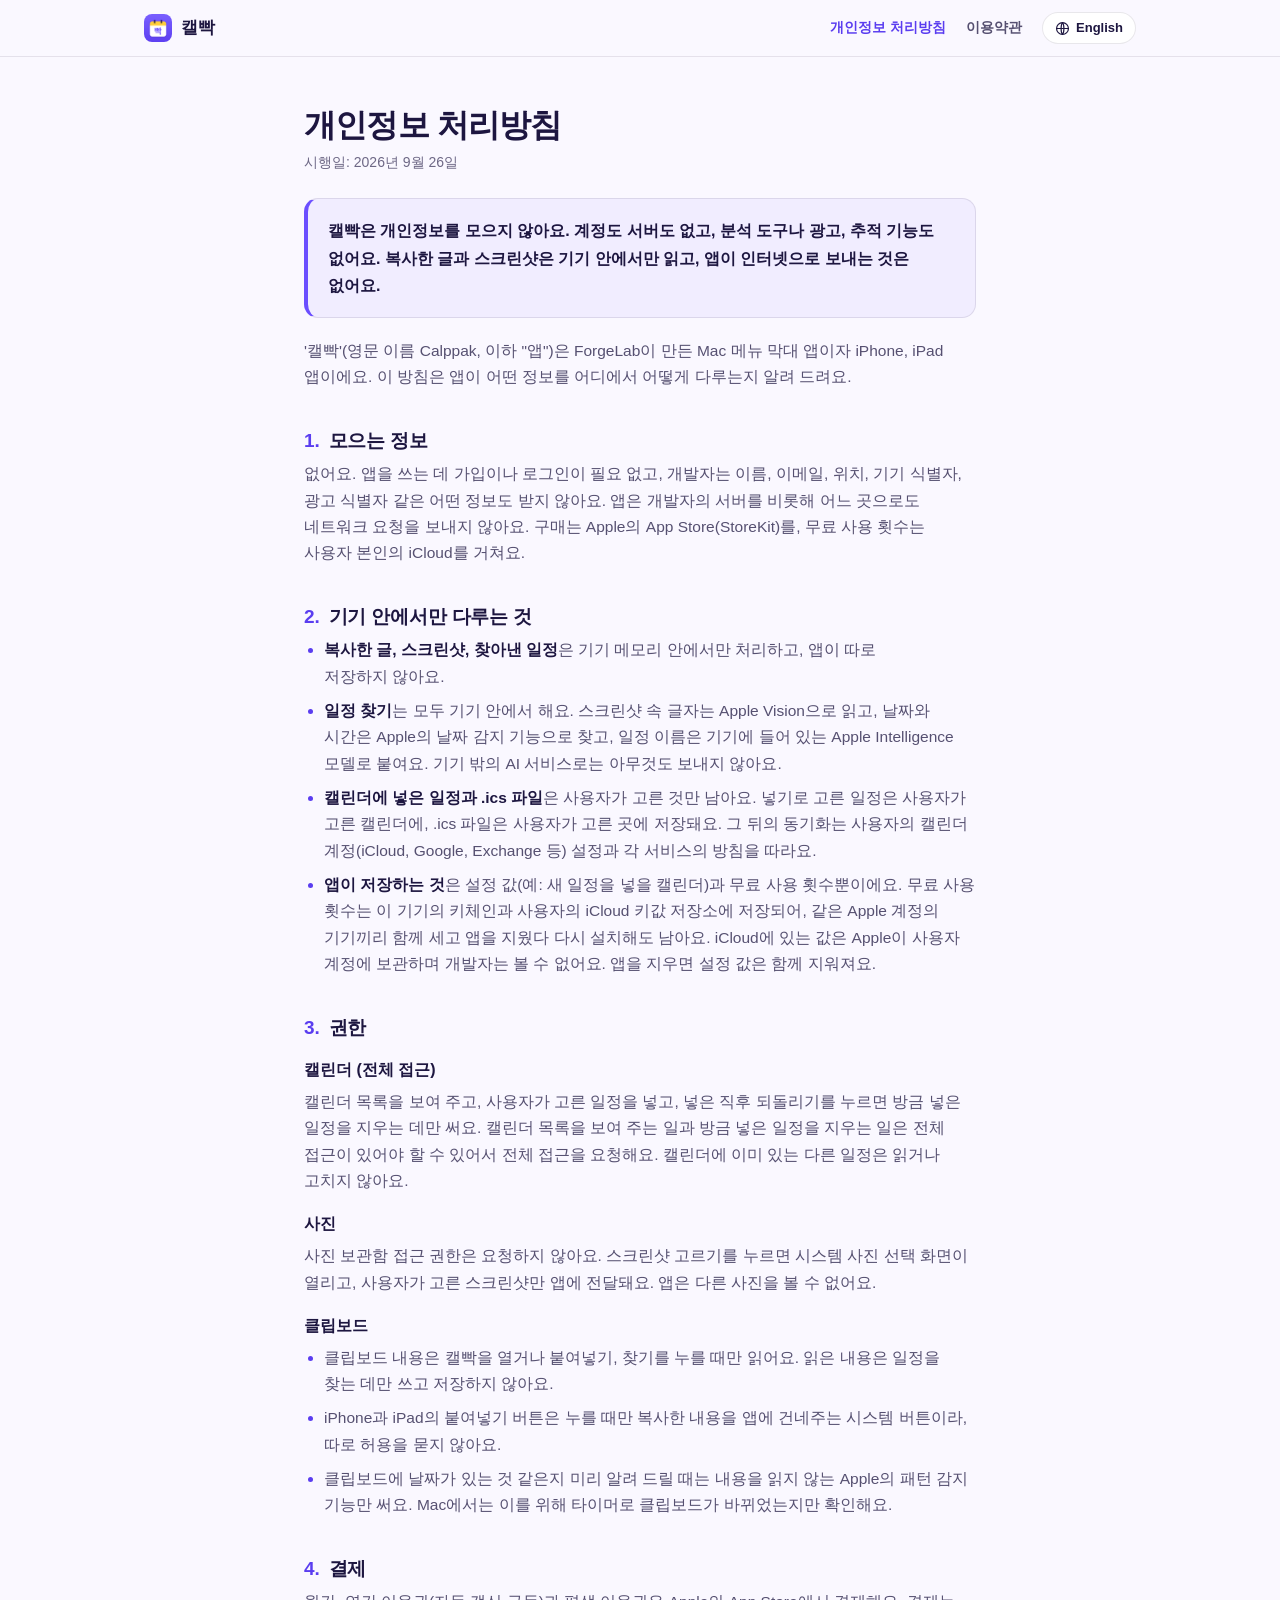
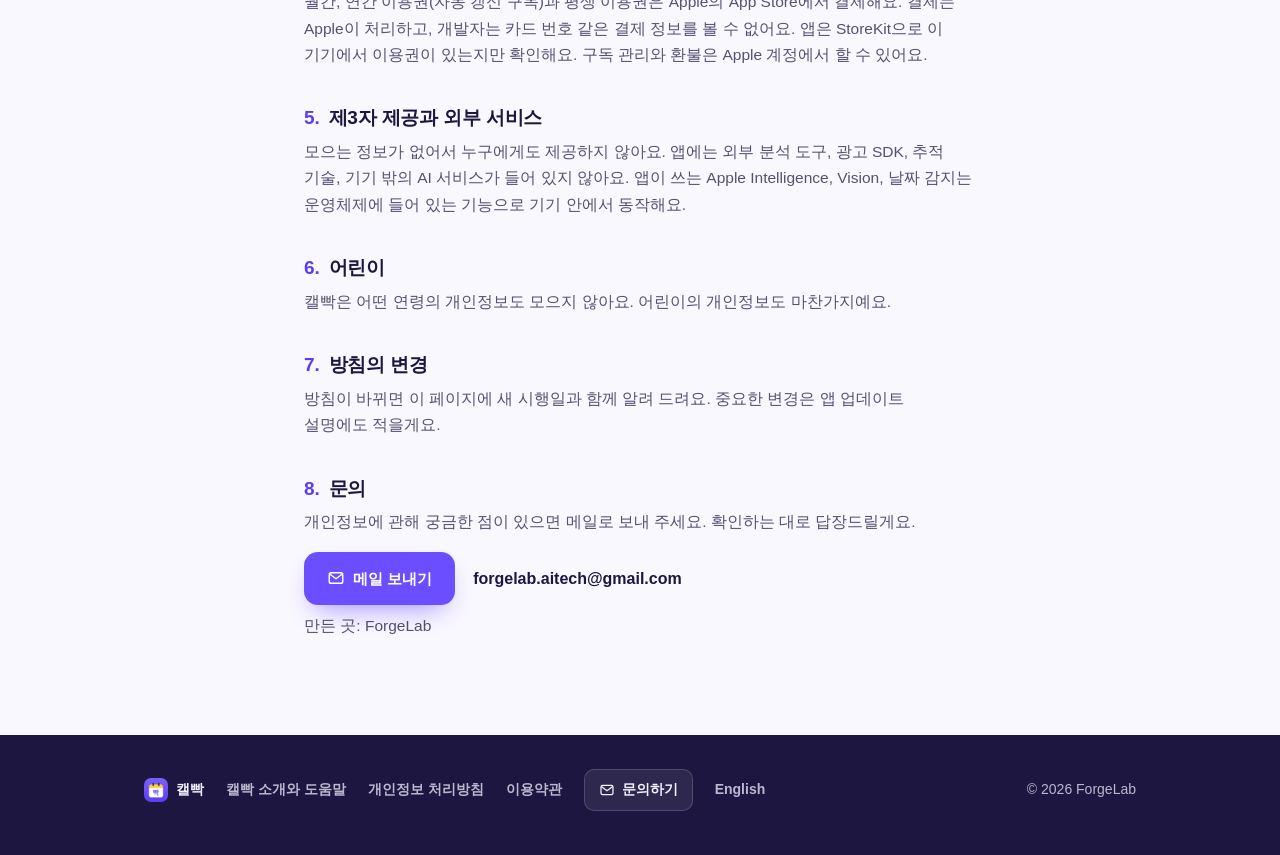
<file: privacy/index.html>
<!DOCTYPE html>
<html lang="ko">
<head>
<meta charset="utf-8">
<meta name="viewport" content="width=device-width, initial-scale=1">
<title>캘빡 개인정보 처리방침</title>
<meta name="description" content="캘빡은 개인정보를 모으지 않아요. 복사한 글과 스크린샷은 기기 안에서만 읽고, 앱이 인터넷으로 보내는 것은 없어요.">
<meta name="color-scheme" content="light dark">
<meta name="theme-color" content="#FAF8FF" media="(prefers-color-scheme: light)">
<meta name="theme-color" content="#110D24" media="(prefers-color-scheme: dark)">
<link rel="icon" type="image/png" href="../assets/icon.png">
<link rel="apple-touch-icon" href="../assets/icon.png">
<link rel="stylesheet" href="../assets/style.css">
</head>
<body>

<nav class="nav" aria-label="사이트">
  <div class="nav-inner">
    <a class="logo" href="../"><img src="../assets/icon.png" alt="" width="28" height="28">캘빡</a>
    <div class="nav-links">
      <a href="./" aria-current="page">개인정보 처리방침</a>
      <a href="../terms/">이용약관</a>
      <a class="lang" href="../en/privacy/" hreflang="en" lang="en"><svg viewBox="0 0 24 24" fill="none" stroke="currentColor" stroke-width="1.9" stroke-linecap="round" stroke-linejoin="round" aria-hidden="true"><circle cx="12" cy="12" r="9.5"/><path d="M2.5 12h19M12 2.5c3 3.2 3 15.8 0 19M12 2.5c-3 3.2-3 15.8 0 19"/></svg>English</a>
    </div>
  </div>
</nav>

<main class="doc">
  <h1>개인정보 처리방침</h1>
  <p class="date">시행일: 2026년 9월 26일</p>

  <div class="box">캘빡은 개인정보를 모으지 않아요. 계정도 서버도 없고, 분석 도구나 광고, 추적 기능도 없어요. 복사한 글과 스크린샷은 기기 안에서만 읽고, 앱이 인터넷으로 보내는 것은 없어요.</div>

  <p class="lead">'캘빡'(영문 이름 Calppak, 이하 "앱")은 ForgeLab이 만든 Mac 메뉴 막대 앱이자 iPhone, iPad 앱이에요. 이 방침은 앱이 어떤 정보를 어디에서 어떻게 다루는지 알려 드려요.</p>

  <h2><span class="n">1.</span> 모으는 정보</h2>
  <p>없어요. 앱을 쓰는 데 가입이나 로그인이 필요 없고, 개발자는 이름, 이메일, 위치, 기기 식별자, 광고 식별자 같은 어떤 정보도 받지 않아요. 앱은 개발자의 서버를 비롯해 어느 곳으로도 네트워크 요청을 보내지 않아요. 구매는 Apple의 App Store(StoreKit)를, 무료 사용 횟수는 사용자 본인의 iCloud를 거쳐요.</p>

  <h2><span class="n">2.</span> 기기 안에서만 다루는 것</h2>
  <ul>
    <li><strong>복사한 글, 스크린샷, 찾아낸 일정</strong>은 기기 메모리 안에서만 처리하고, 앱이 따로 저장하지 않아요.</li>
    <li><strong>일정 찾기</strong>는 모두 기기 안에서 해요. 스크린샷 속 글자는 Apple Vision으로 읽고, 날짜와 시간은 Apple의 날짜 감지 기능으로 찾고, 일정 이름은 기기에 들어 있는 Apple Intelligence 모델로 붙여요. 기기 밖의 AI 서비스로는 아무것도 보내지 않아요.</li>
    <li><strong>캘린더에 넣은 일정과 .ics 파일</strong>은 사용자가 고른 것만 남아요. 넣기로 고른 일정은 사용자가 고른 캘린더에, .ics 파일은 사용자가 고른 곳에 저장돼요. 그 뒤의 동기화는 사용자의 캘린더 계정(iCloud, Google, Exchange 등) 설정과 각 서비스의 방침을 따라요.</li>
    <li><strong>앱이 저장하는 것</strong>은 설정 값(예: 새 일정을 넣을 캘린더)과 무료 사용 횟수뿐이에요. 무료 사용 횟수는 이 기기의 키체인과 사용자의 iCloud 키값 저장소에 저장되어, 같은 Apple 계정의 기기끼리 함께 세고 앱을 지웠다 다시 설치해도 남아요. iCloud에 있는 값은 Apple이 사용자 계정에 보관하며 개발자는 볼 수 없어요. 앱을 지우면 설정 값은 함께 지워져요.</li>
  </ul>

  <h2><span class="n">3.</span> 권한</h2>
  <h3>캘린더 (전체 접근)</h3>
  <p>캘린더 목록을 보여 주고, 사용자가 고른 일정을 넣고, 넣은 직후 되돌리기를 누르면 방금 넣은 일정을 지우는 데만 써요. 캘린더 목록을 보여 주는 일과 방금 넣은 일정을 지우는 일은 전체 접근이 있어야 할 수 있어서 전체 접근을 요청해요. 캘린더에 이미 있는 다른 일정은 읽거나 고치지 않아요.</p>
  <h3>사진</h3>
  <p>사진 보관함 접근 권한은 요청하지 않아요. 스크린샷 고르기를 누르면 시스템 사진 선택 화면이 열리고, 사용자가 고른 스크린샷만 앱에 전달돼요. 앱은 다른 사진을 볼 수 없어요.</p>
  <h3>클립보드</h3>
  <ul>
    <li>클립보드 내용은 캘빡을 열거나 붙여넣기, 찾기를 누를 때만 읽어요. 읽은 내용은 일정을 찾는 데만 쓰고 저장하지 않아요.</li>
    <li>iPhone과 iPad의 붙여넣기 버튼은 누를 때만 복사한 내용을 앱에 건네주는 시스템 버튼이라, 따로 허용을 묻지 않아요.</li>
    <li>클립보드에 날짜가 있는 것 같은지 미리 알려 드릴 때는 내용을 읽지 않는 Apple의 패턴 감지 기능만 써요. Mac에서는 이를 위해 타이머로 클립보드가 바뀌었는지만 확인해요.</li>
  </ul>

  <h2><span class="n">4.</span> 결제</h2>
  <p>월간, 연간 이용권(자동 갱신 구독)과 평생 이용권은 Apple의 App Store에서 결제해요. 결제는 Apple이 처리하고, 개발자는 카드 번호 같은 결제 정보를 볼 수 없어요. 앱은 StoreKit으로 이 기기에서 이용권이 있는지만 확인해요. 구독 관리와 환불은 Apple 계정에서 할 수 있어요.</p>

  <h2><span class="n">5.</span> 제3자 제공과 외부 서비스</h2>
  <p>모으는 정보가 없어서 누구에게도 제공하지 않아요. 앱에는 외부 분석 도구, 광고 SDK, 추적 기술, 기기 밖의 AI 서비스가 들어 있지 않아요. 앱이 쓰는 Apple Intelligence, Vision, 날짜 감지는 운영체제에 들어 있는 기능으로 기기 안에서 동작해요.</p>

  <h2><span class="n">6.</span> 어린이</h2>
  <p>캘빡은 어떤 연령의 개인정보도 모으지 않아요. 어린이의 개인정보도 마찬가지예요.</p>

  <h2><span class="n">7.</span> 방침의 변경</h2>
  <p>방침이 바뀌면 이 페이지에 새 시행일과 함께 알려 드려요. 중요한 변경은 앱 업데이트 설명에도 적을게요.</p>

  <h2><span class="n">8.</span> 문의</h2>
  <p>개인정보에 관해 궁금한 점이 있으면 메일로 보내 주세요. 확인하는 대로 답장드릴게요.</p>
  <div class="mail-row">
    <a class="btn btn-primary" href="mailto:forgelab.aitech@gmail.com?subject=%5B%EC%BA%98%EB%B9%A1%5D%20%EB%AC%B8%EC%9D%98"><svg viewBox="0 0 24 24" fill="none" stroke="currentColor" stroke-width="1.9" stroke-linecap="round" stroke-linejoin="round" aria-hidden="true"><rect x="3" y="5" width="18" height="14" rx="2.5"/><path d="m4 7 8 6 8-6"/></svg>메일 보내기</a>
    <span class="mail">forgelab.aitech@gmail.com</span>
  </div>
  <p>만든 곳: ForgeLab</p>
</main>

<footer class="site-foot">
  <div class="wrap foot-inner">
    <span class="f-brand"><img src="../assets/icon.png" alt="" width="24" height="24">캘빡</span>
    <a href="../">캘빡 소개와 도움말</a>
    <a href="./">개인정보 처리방침</a>
    <a href="../terms/">이용약관</a>
    <a class="contact-btn" href="mailto:forgelab.aitech@gmail.com?subject=%5B%EC%BA%98%EB%B9%A1%5D%20%EB%AC%B8%EC%9D%98"><svg viewBox="0 0 24 24" fill="none" stroke="currentColor" stroke-width="1.9" stroke-linecap="round" stroke-linejoin="round" aria-hidden="true"><rect x="3" y="5" width="18" height="14" rx="2.5"/><path d="m4 7 8 6 8-6"/></svg>문의하기</a>
    <a href="../en/privacy/" hreflang="en" lang="en">English</a>
    <span class="f-copy">© 2026 ForgeLab</span>
  </div>
</footer>

</body>
</html>
</file>
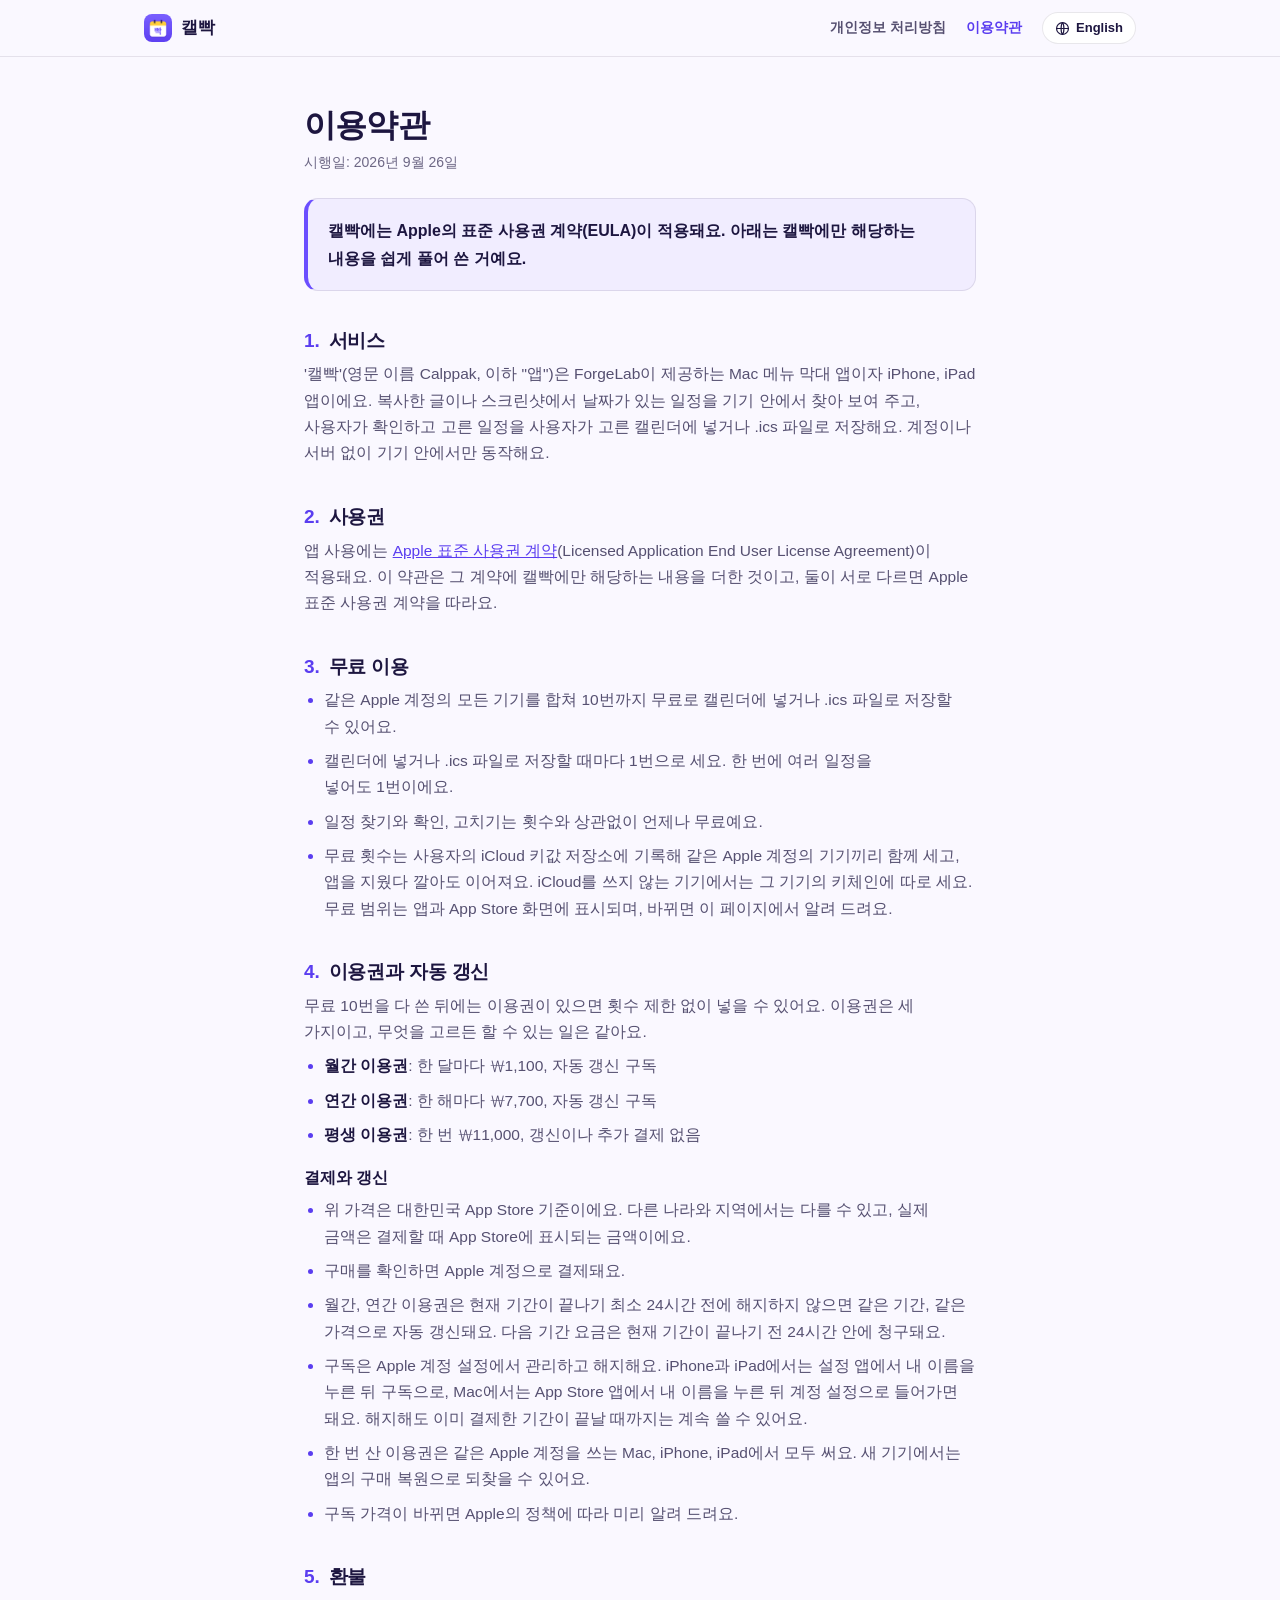
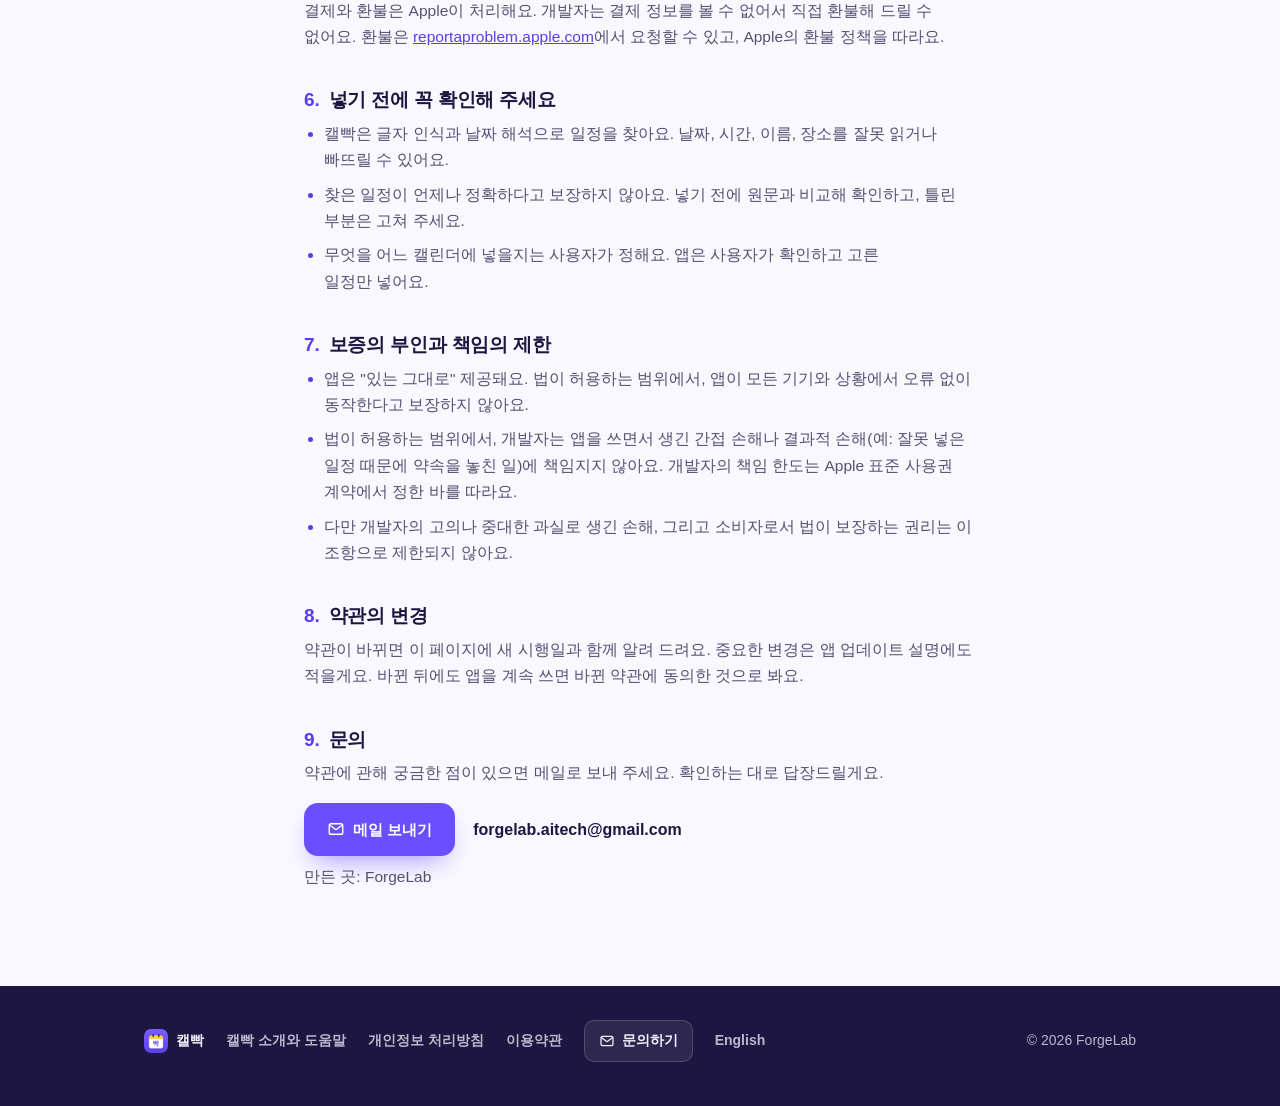
<file: terms/index.html>
<!DOCTYPE html>
<html lang="ko">
<head>
<meta charset="utf-8">
<meta name="viewport" content="width=device-width, initial-scale=1">
<title>캘빡 이용약관</title>
<meta name="description" content="캘빡 이용약관. Apple 표준 사용권 계약, 무료 이용 범위, 이용권과 자동 갱신, 환불, 넣기 전 확인에 관한 내용이에요.">
<meta name="color-scheme" content="light dark">
<meta name="theme-color" content="#FAF8FF" media="(prefers-color-scheme: light)">
<meta name="theme-color" content="#110D24" media="(prefers-color-scheme: dark)">
<link rel="icon" type="image/png" href="../assets/icon.png">
<link rel="apple-touch-icon" href="../assets/icon.png">
<link rel="stylesheet" href="../assets/style.css">
</head>
<body>

<nav class="nav" aria-label="사이트">
  <div class="nav-inner">
    <a class="logo" href="../"><img src="../assets/icon.png" alt="" width="28" height="28">캘빡</a>
    <div class="nav-links">
      <a href="../privacy/">개인정보 처리방침</a>
      <a href="./" aria-current="page">이용약관</a>
      <a class="lang" href="../en/terms/" hreflang="en" lang="en"><svg viewBox="0 0 24 24" fill="none" stroke="currentColor" stroke-width="1.9" stroke-linecap="round" stroke-linejoin="round" aria-hidden="true"><circle cx="12" cy="12" r="9.5"/><path d="M2.5 12h19M12 2.5c3 3.2 3 15.8 0 19M12 2.5c-3 3.2-3 15.8 0 19"/></svg>English</a>
    </div>
  </div>
</nav>

<main class="doc">
  <h1>이용약관</h1>
  <p class="date">시행일: 2026년 9월 26일</p>

  <div class="box">캘빡에는 Apple의 표준 사용권 계약(EULA)이 적용돼요. 아래는 캘빡에만 해당하는 내용을 쉽게 풀어 쓴 거예요.</div>

  <h2><span class="n">1.</span> 서비스</h2>
  <p>'캘빡'(영문 이름 Calppak, 이하 "앱")은 ForgeLab이 제공하는 Mac 메뉴 막대 앱이자 iPhone, iPad 앱이에요. 복사한 글이나 스크린샷에서 날짜가 있는 일정을 기기 안에서 찾아 보여 주고, 사용자가 확인하고 고른 일정을 사용자가 고른 캘린더에 넣거나 .ics 파일로 저장해요. 계정이나 서버 없이 기기 안에서만 동작해요.</p>

  <h2><span class="n">2.</span> 사용권</h2>
  <p>앱 사용에는 <a href="https://www.apple.com/legal/internet-services/itunes/dev/stdeula/" rel="noopener">Apple 표준 사용권 계약</a>(Licensed Application End User License Agreement)이 적용돼요. 이 약관은 그 계약에 캘빡에만 해당하는 내용을 더한 것이고, 둘이 서로 다르면 Apple 표준 사용권 계약을 따라요.</p>

  <h2><span class="n">3.</span> 무료 이용</h2>
  <ul>
    <li>같은 Apple 계정의 모든 기기를 합쳐 10번까지 무료로 캘린더에 넣거나 .ics 파일로 저장할 수 있어요.</li>
    <li>캘린더에 넣거나 .ics 파일로 저장할 때마다 1번으로 세요. 한 번에 여러 일정을 넣어도 1번이에요.</li>
    <li>일정 찾기와 확인, 고치기는 횟수와 상관없이 언제나 무료예요.</li>
    <li>무료 횟수는 사용자의 iCloud 키값 저장소에 기록해 같은 Apple 계정의 기기끼리 함께 세고, 앱을 지웠다 깔아도 이어져요. iCloud를 쓰지 않는 기기에서는 그 기기의 키체인에 따로 세요. 무료 범위는 앱과 App Store 화면에 표시되며, 바뀌면 이 페이지에서 알려 드려요.</li>
  </ul>

  <h2><span class="n">4.</span> 이용권과 자동 갱신</h2>
  <p>무료 10번을 다 쓴 뒤에는 이용권이 있으면 횟수 제한 없이 넣을 수 있어요. 이용권은 세 가지이고, 무엇을 고르든 할 수 있는 일은 같아요.</p>
  <ul>
    <li><strong>월간 이용권</strong>: 한 달마다 ₩1,100, 자동 갱신 구독</li>
    <li><strong>연간 이용권</strong>: 한 해마다 ₩7,700, 자동 갱신 구독</li>
    <li><strong>평생 이용권</strong>: 한 번 ₩11,000, 갱신이나 추가 결제 없음</li>
  </ul>
  <h3>결제와 갱신</h3>
  <ul>
    <li>위 가격은 대한민국 App Store 기준이에요. 다른 나라와 지역에서는 다를 수 있고, 실제 금액은 결제할 때 App Store에 표시되는 금액이에요.</li>
    <li>구매를 확인하면 Apple 계정으로 결제돼요.</li>
    <li>월간, 연간 이용권은 현재 기간이 끝나기 최소 24시간 전에 해지하지 않으면 같은 기간, 같은 가격으로 자동 갱신돼요. 다음 기간 요금은 현재 기간이 끝나기 전 24시간 안에 청구돼요.</li>
    <li>구독은 Apple 계정 설정에서 관리하고 해지해요. iPhone과 iPad에서는 설정 앱에서 내 이름을 누른 뒤 구독으로, Mac에서는 App Store 앱에서 내 이름을 누른 뒤 계정 설정으로 들어가면 돼요. 해지해도 이미 결제한 기간이 끝날 때까지는 계속 쓸 수 있어요.</li>
    <li>한 번 산 이용권은 같은 Apple 계정을 쓰는 Mac, iPhone, iPad에서 모두 써요. 새 기기에서는 앱의 구매 복원으로 되찾을 수 있어요.</li>
    <li>구독 가격이 바뀌면 Apple의 정책에 따라 미리 알려 드려요.</li>
  </ul>

  <h2><span class="n">5.</span> 환불</h2>
  <p>결제와 환불은 Apple이 처리해요. 개발자는 결제 정보를 볼 수 없어서 직접 환불해 드릴 수 없어요. 환불은 <a href="https://reportaproblem.apple.com" rel="noopener">reportaproblem.apple.com</a>에서 요청할 수 있고, Apple의 환불 정책을 따라요.</p>

  <h2><span class="n">6.</span> 넣기 전에 꼭 확인해 주세요</h2>
  <ul>
    <li>캘빡은 글자 인식과 날짜 해석으로 일정을 찾아요. 날짜, 시간, 이름, 장소를 잘못 읽거나 빠뜨릴 수 있어요.</li>
    <li>찾은 일정이 언제나 정확하다고 보장하지 않아요. 넣기 전에 원문과 비교해 확인하고, 틀린 부분은 고쳐 주세요.</li>
    <li>무엇을 어느 캘린더에 넣을지는 사용자가 정해요. 앱은 사용자가 확인하고 고른 일정만 넣어요.</li>
  </ul>

  <h2><span class="n">7.</span> 보증의 부인과 책임의 제한</h2>
  <ul>
    <li>앱은 "있는 그대로" 제공돼요. 법이 허용하는 범위에서, 앱이 모든 기기와 상황에서 오류 없이 동작한다고 보장하지 않아요.</li>
    <li>법이 허용하는 범위에서, 개발자는 앱을 쓰면서 생긴 간접 손해나 결과적 손해(예: 잘못 넣은 일정 때문에 약속을 놓친 일)에 책임지지 않아요. 개발자의 책임 한도는 Apple 표준 사용권 계약에서 정한 바를 따라요.</li>
    <li>다만 개발자의 고의나 중대한 과실로 생긴 손해, 그리고 소비자로서 법이 보장하는 권리는 이 조항으로 제한되지 않아요.</li>
  </ul>

  <h2><span class="n">8.</span> 약관의 변경</h2>
  <p>약관이 바뀌면 이 페이지에 새 시행일과 함께 알려 드려요. 중요한 변경은 앱 업데이트 설명에도 적을게요. 바뀐 뒤에도 앱을 계속 쓰면 바뀐 약관에 동의한 것으로 봐요.</p>

  <h2><span class="n">9.</span> 문의</h2>
  <p>약관에 관해 궁금한 점이 있으면 메일로 보내 주세요. 확인하는 대로 답장드릴게요.</p>
  <div class="mail-row">
    <a class="btn btn-primary" href="mailto:forgelab.aitech@gmail.com?subject=%5B%EC%BA%98%EB%B9%A1%5D%20%EB%AC%B8%EC%9D%98"><svg viewBox="0 0 24 24" fill="none" stroke="currentColor" stroke-width="1.9" stroke-linecap="round" stroke-linejoin="round" aria-hidden="true"><rect x="3" y="5" width="18" height="14" rx="2.5"/><path d="m4 7 8 6 8-6"/></svg>메일 보내기</a>
    <span class="mail">forgelab.aitech@gmail.com</span>
  </div>
  <p>만든 곳: ForgeLab</p>
</main>

<footer class="site-foot">
  <div class="wrap foot-inner">
    <span class="f-brand"><img src="../assets/icon.png" alt="" width="24" height="24">캘빡</span>
    <a href="../">캘빡 소개와 도움말</a>
    <a href="../privacy/">개인정보 처리방침</a>
    <a href="./">이용약관</a>
    <a class="contact-btn" href="mailto:forgelab.aitech@gmail.com?subject=%5B%EC%BA%98%EB%B9%A1%5D%20%EB%AC%B8%EC%9D%98"><svg viewBox="0 0 24 24" fill="none" stroke="currentColor" stroke-width="1.9" stroke-linecap="round" stroke-linejoin="round" aria-hidden="true"><rect x="3" y="5" width="18" height="14" rx="2.5"/><path d="m4 7 8 6 8-6"/></svg>문의하기</a>
    <a href="../en/terms/" hreflang="en" lang="en">English</a>
    <span class="f-copy">© 2026 ForgeLab</span>
  </div>
</footer>

</body>
</html>
</file>
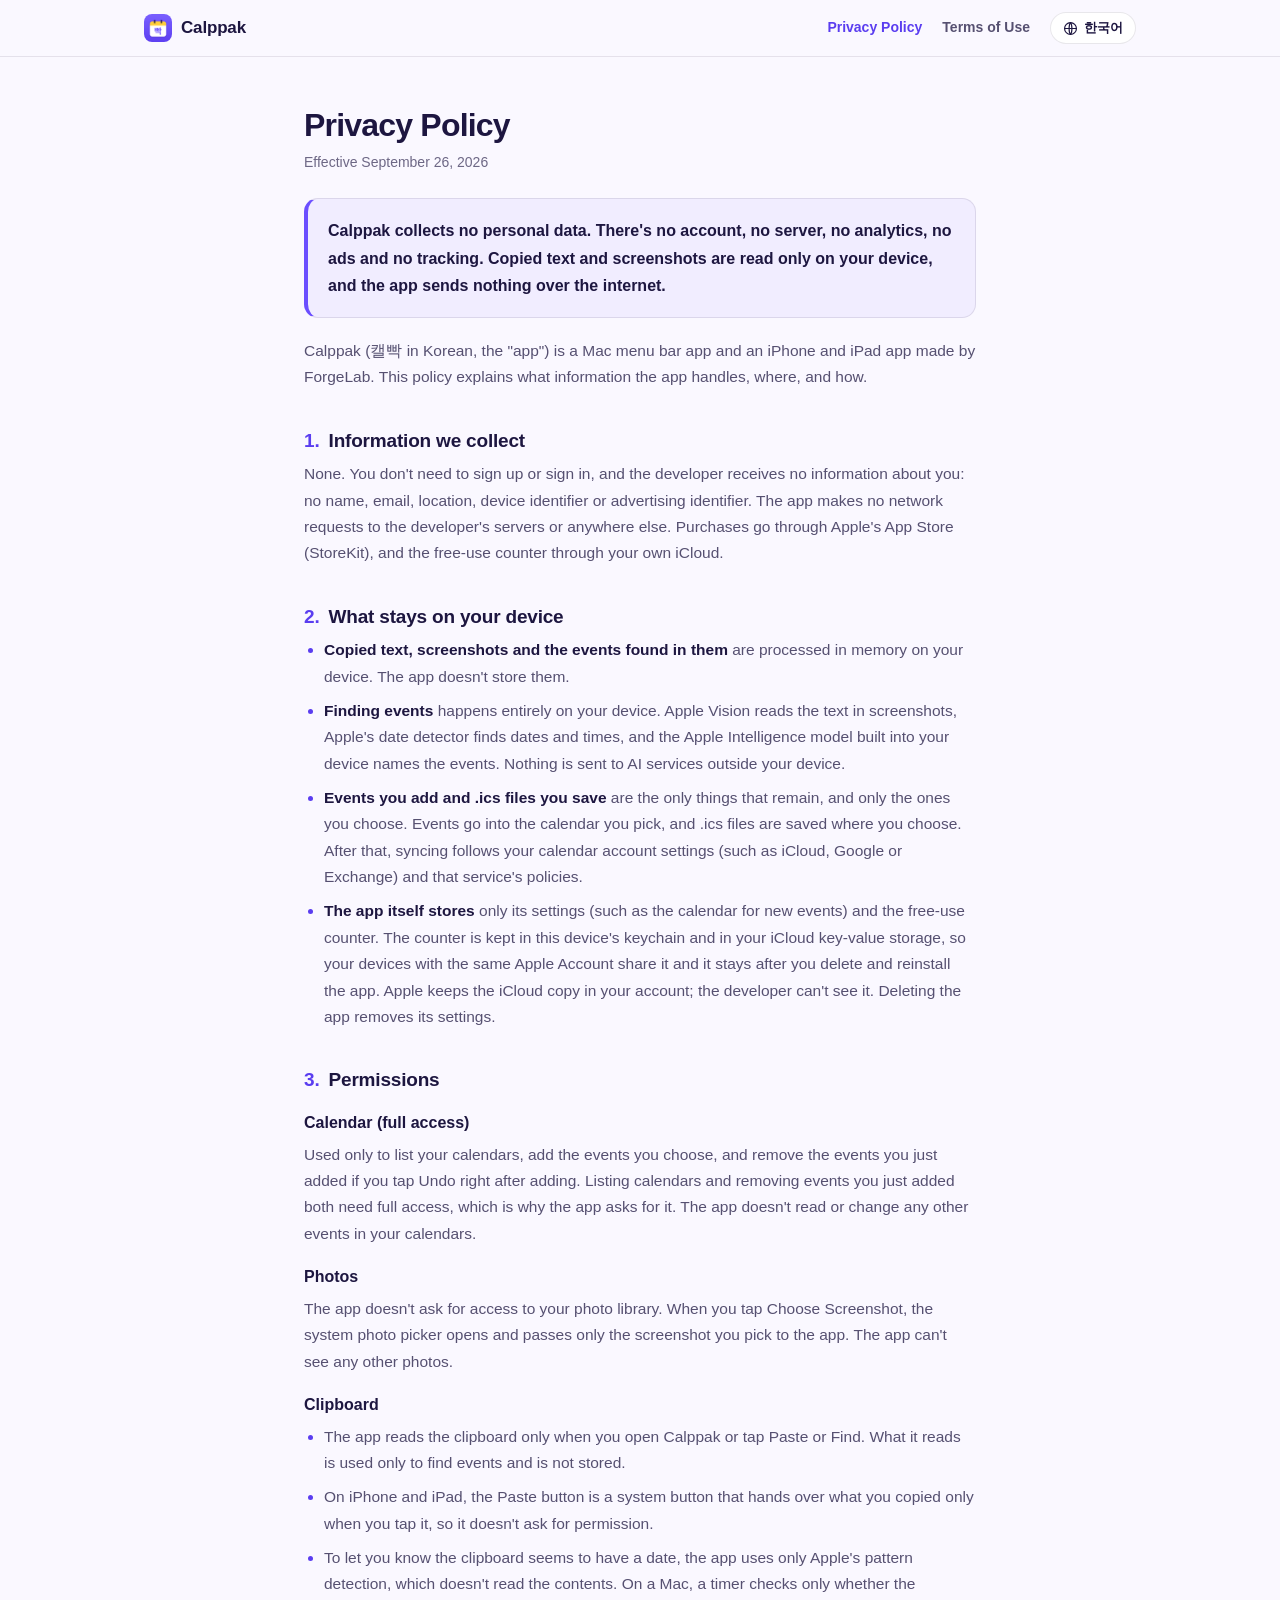
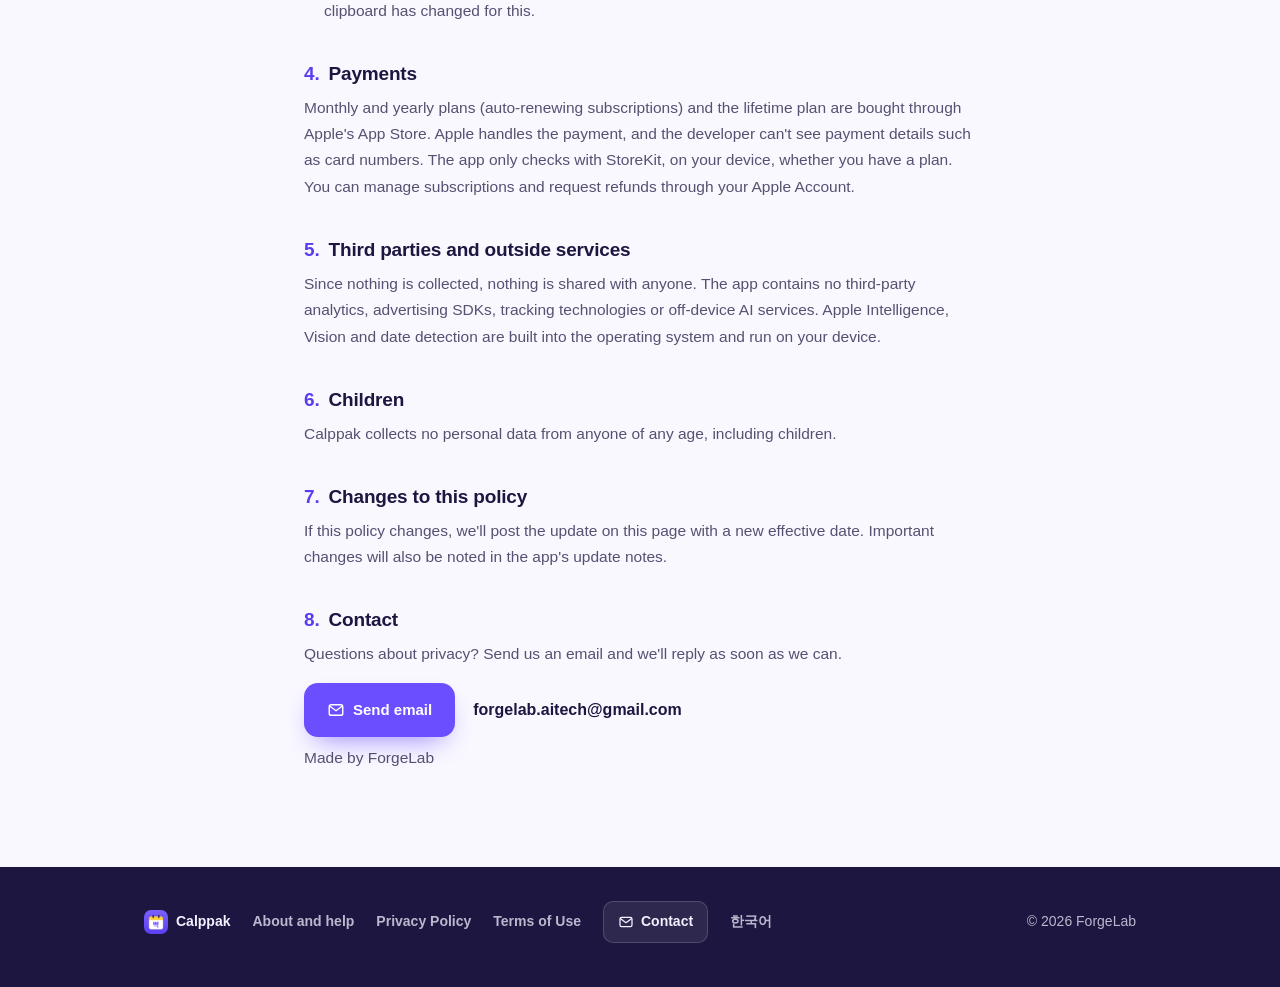
<file: en/privacy/index.html>
<!DOCTYPE html>
<html lang="en">
<head>
<meta charset="utf-8">
<meta name="viewport" content="width=device-width, initial-scale=1">
<title>Calppak Privacy Policy</title>
<meta name="description" content="Calppak collects no personal data. Copied text and screenshots are read only on your device, and the app sends nothing over the internet.">
<meta name="color-scheme" content="light dark">
<meta name="theme-color" content="#FAF8FF" media="(prefers-color-scheme: light)">
<meta name="theme-color" content="#110D24" media="(prefers-color-scheme: dark)">
<link rel="icon" type="image/png" href="../../assets/icon.png">
<link rel="apple-touch-icon" href="../../assets/icon.png">
<link rel="stylesheet" href="../../assets/style.css">
</head>
<body>

<nav class="nav" aria-label="Site">
  <div class="nav-inner">
    <a class="logo" href="../"><img src="../../assets/icon.png" alt="" width="28" height="28">Calppak</a>
    <div class="nav-links">
      <a href="./" aria-current="page">Privacy Policy</a>
      <a href="../terms/">Terms of Use</a>
      <a class="lang" href="../../privacy/" hreflang="ko" lang="ko"><svg viewBox="0 0 24 24" fill="none" stroke="currentColor" stroke-width="1.9" stroke-linecap="round" stroke-linejoin="round" aria-hidden="true"><circle cx="12" cy="12" r="9.5"/><path d="M2.5 12h19M12 2.5c3 3.2 3 15.8 0 19M12 2.5c-3 3.2-3 15.8 0 19"/></svg>한국어</a>
    </div>
  </div>
</nav>

<main class="doc">
  <h1>Privacy Policy</h1>
  <p class="date">Effective September 26, 2026</p>

  <div class="box">Calppak collects no personal data. There's no account, no server, no analytics, no ads and no tracking. Copied text and screenshots are read only on your device, and the app sends nothing over the internet.</div>

  <p class="lead">Calppak (캘빡 in Korean, the "app") is a Mac menu bar app and an iPhone and iPad app made by ForgeLab. This policy explains what information the app handles, where, and how.</p>

  <h2><span class="n">1.</span> Information we collect</h2>
  <p>None. You don't need to sign up or sign in, and the developer receives no information about you: no name, email, location, device identifier or advertising identifier. The app makes no network requests to the developer's servers or anywhere else. Purchases go through Apple's App Store (StoreKit), and the free-use counter through your own iCloud.</p>

  <h2><span class="n">2.</span> What stays on your device</h2>
  <ul>
    <li><strong>Copied text, screenshots and the events found in them</strong> are processed in memory on your device. The app doesn't store them.</li>
    <li><strong>Finding events</strong> happens entirely on your device. Apple Vision reads the text in screenshots, Apple's date detector finds dates and times, and the Apple Intelligence model built into your device names the events. Nothing is sent to AI services outside your device.</li>
    <li><strong>Events you add and .ics files you save</strong> are the only things that remain, and only the ones you choose. Events go into the calendar you pick, and .ics files are saved where you choose. After that, syncing follows your calendar account settings (such as iCloud, Google or Exchange) and that service's policies.</li>
    <li><strong>The app itself stores</strong> only its settings (such as the calendar for new events) and the free-use counter. The counter is kept in this device's keychain and in your iCloud key-value storage, so your devices with the same Apple Account share it and it stays after you delete and reinstall the app. Apple keeps the iCloud copy in your account; the developer can't see it. Deleting the app removes its settings.</li>
  </ul>

  <h2><span class="n">3.</span> Permissions</h2>
  <h3>Calendar (full access)</h3>
  <p>Used only to list your calendars, add the events you choose, and remove the events you just added if you tap Undo right after adding. Listing calendars and removing events you just added both need full access, which is why the app asks for it. The app doesn't read or change any other events in your calendars.</p>
  <h3>Photos</h3>
  <p>The app doesn't ask for access to your photo library. When you tap Choose Screenshot, the system photo picker opens and passes only the screenshot you pick to the app. The app can't see any other photos.</p>
  <h3>Clipboard</h3>
  <ul>
    <li>The app reads the clipboard only when you open Calppak or tap Paste or Find. What it reads is used only to find events and is not stored.</li>
    <li>On iPhone and iPad, the Paste button is a system button that hands over what you copied only when you tap it, so it doesn't ask for permission.</li>
    <li>To let you know the clipboard seems to have a date, the app uses only Apple's pattern detection, which doesn't read the contents. On a Mac, a timer checks only whether the clipboard has changed for this.</li>
  </ul>

  <h2><span class="n">4.</span> Payments</h2>
  <p>Monthly and yearly plans (auto-renewing subscriptions) and the lifetime plan are bought through Apple's App Store. Apple handles the payment, and the developer can't see payment details such as card numbers. The app only checks with StoreKit, on your device, whether you have a plan. You can manage subscriptions and request refunds through your Apple Account.</p>

  <h2><span class="n">5.</span> Third parties and outside services</h2>
  <p>Since nothing is collected, nothing is shared with anyone. The app contains no third-party analytics, advertising SDKs, tracking technologies or off-device AI services. Apple Intelligence, Vision and date detection are built into the operating system and run on your device.</p>

  <h2><span class="n">6.</span> Children</h2>
  <p>Calppak collects no personal data from anyone of any age, including children.</p>

  <h2><span class="n">7.</span> Changes to this policy</h2>
  <p>If this policy changes, we'll post the update on this page with a new effective date. Important changes will also be noted in the app's update notes.</p>

  <h2><span class="n">8.</span> Contact</h2>
  <p>Questions about privacy? Send us an email and we'll reply as soon as we can.</p>
  <div class="mail-row">
    <a class="btn btn-primary" href="mailto:forgelab.aitech@gmail.com?subject=%5BCalppak%5D%20Question"><svg viewBox="0 0 24 24" fill="none" stroke="currentColor" stroke-width="1.9" stroke-linecap="round" stroke-linejoin="round" aria-hidden="true"><rect x="3" y="5" width="18" height="14" rx="2.5"/><path d="m4 7 8 6 8-6"/></svg>Send email</a>
    <span class="mail">forgelab.aitech@gmail.com</span>
  </div>
  <p>Made by ForgeLab</p>
</main>

<footer class="site-foot">
  <div class="wrap foot-inner">
    <span class="f-brand"><img src="../../assets/icon.png" alt="" width="24" height="24">Calppak</span>
    <a href="../">About and help</a>
    <a href="./">Privacy Policy</a>
    <a href="../terms/">Terms of Use</a>
    <a class="contact-btn" href="mailto:forgelab.aitech@gmail.com?subject=%5BCalppak%5D%20Question"><svg viewBox="0 0 24 24" fill="none" stroke="currentColor" stroke-width="1.9" stroke-linecap="round" stroke-linejoin="round" aria-hidden="true"><rect x="3" y="5" width="18" height="14" rx="2.5"/><path d="m4 7 8 6 8-6"/></svg>Contact</a>
    <a href="../../privacy/" hreflang="ko" lang="ko">한국어</a>
    <span class="f-copy">© 2026 ForgeLab</span>
  </div>
</footer>

</body>
</html>
</file>
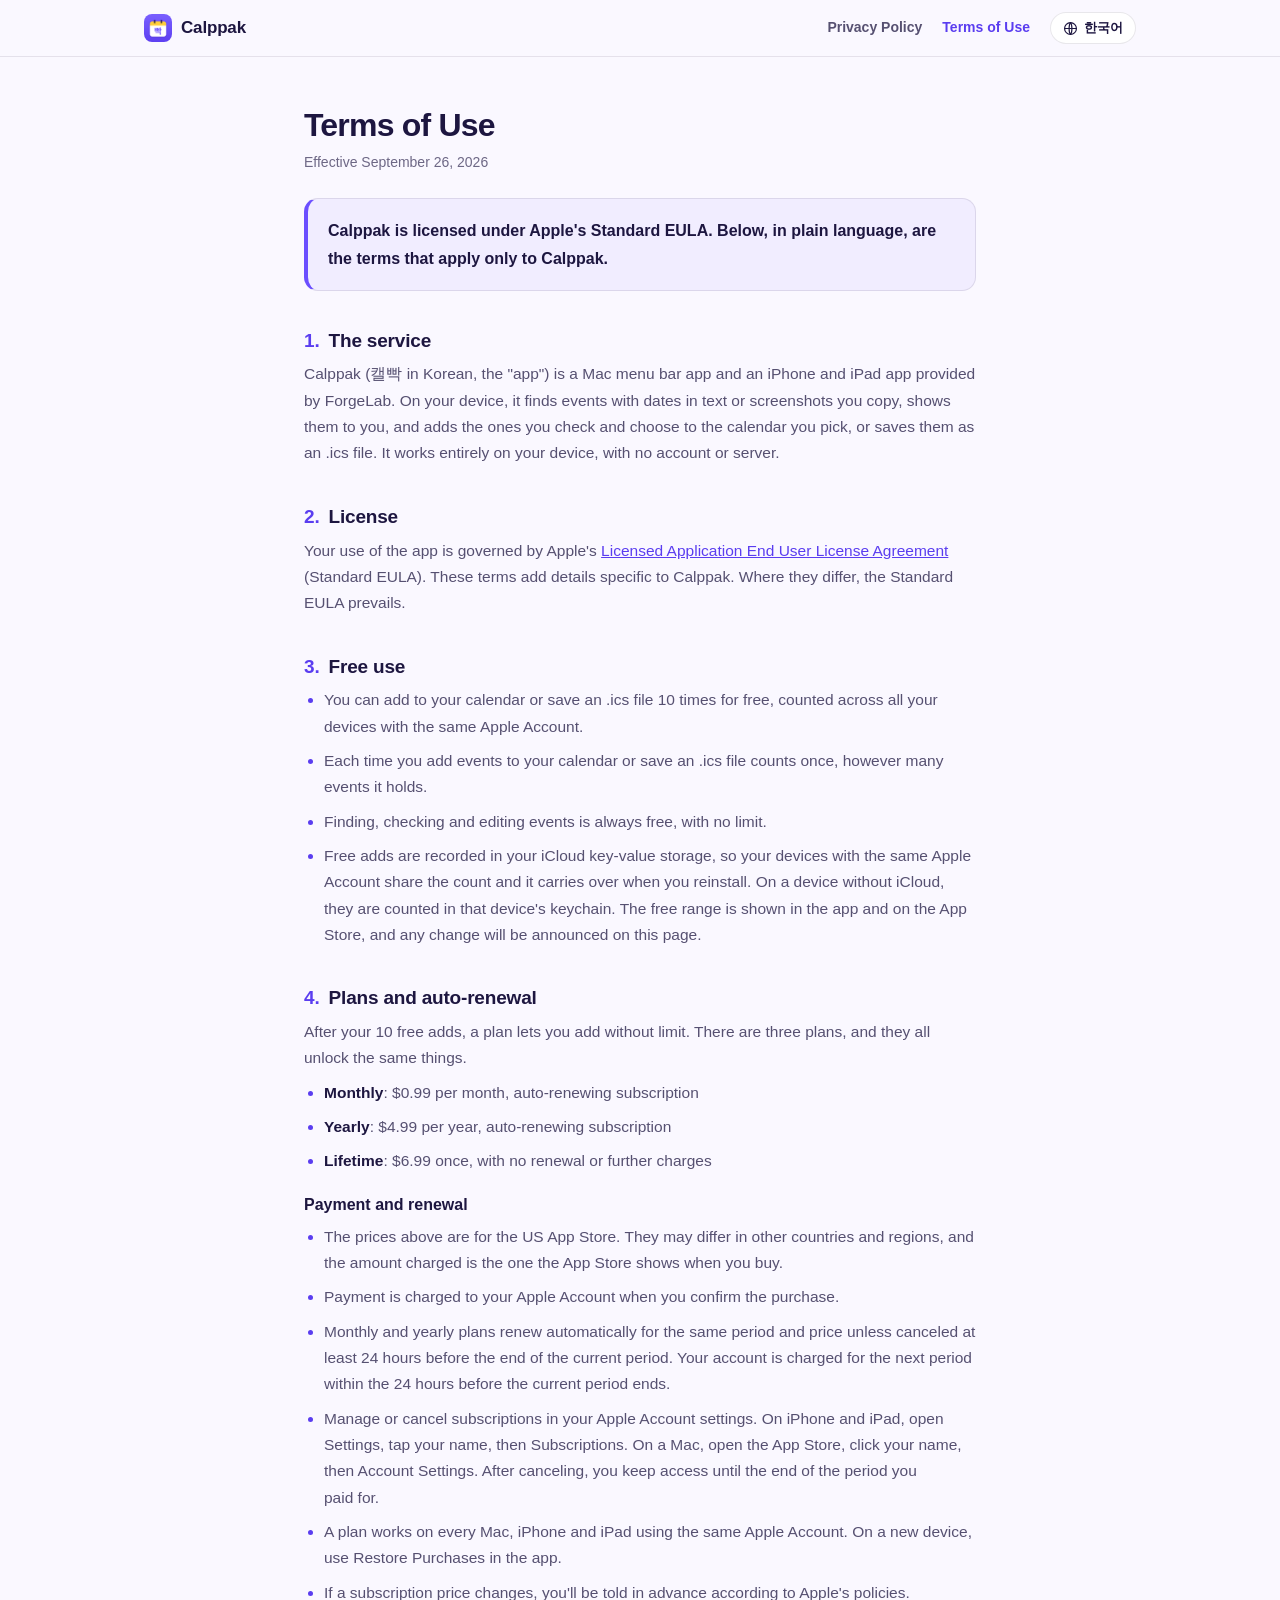
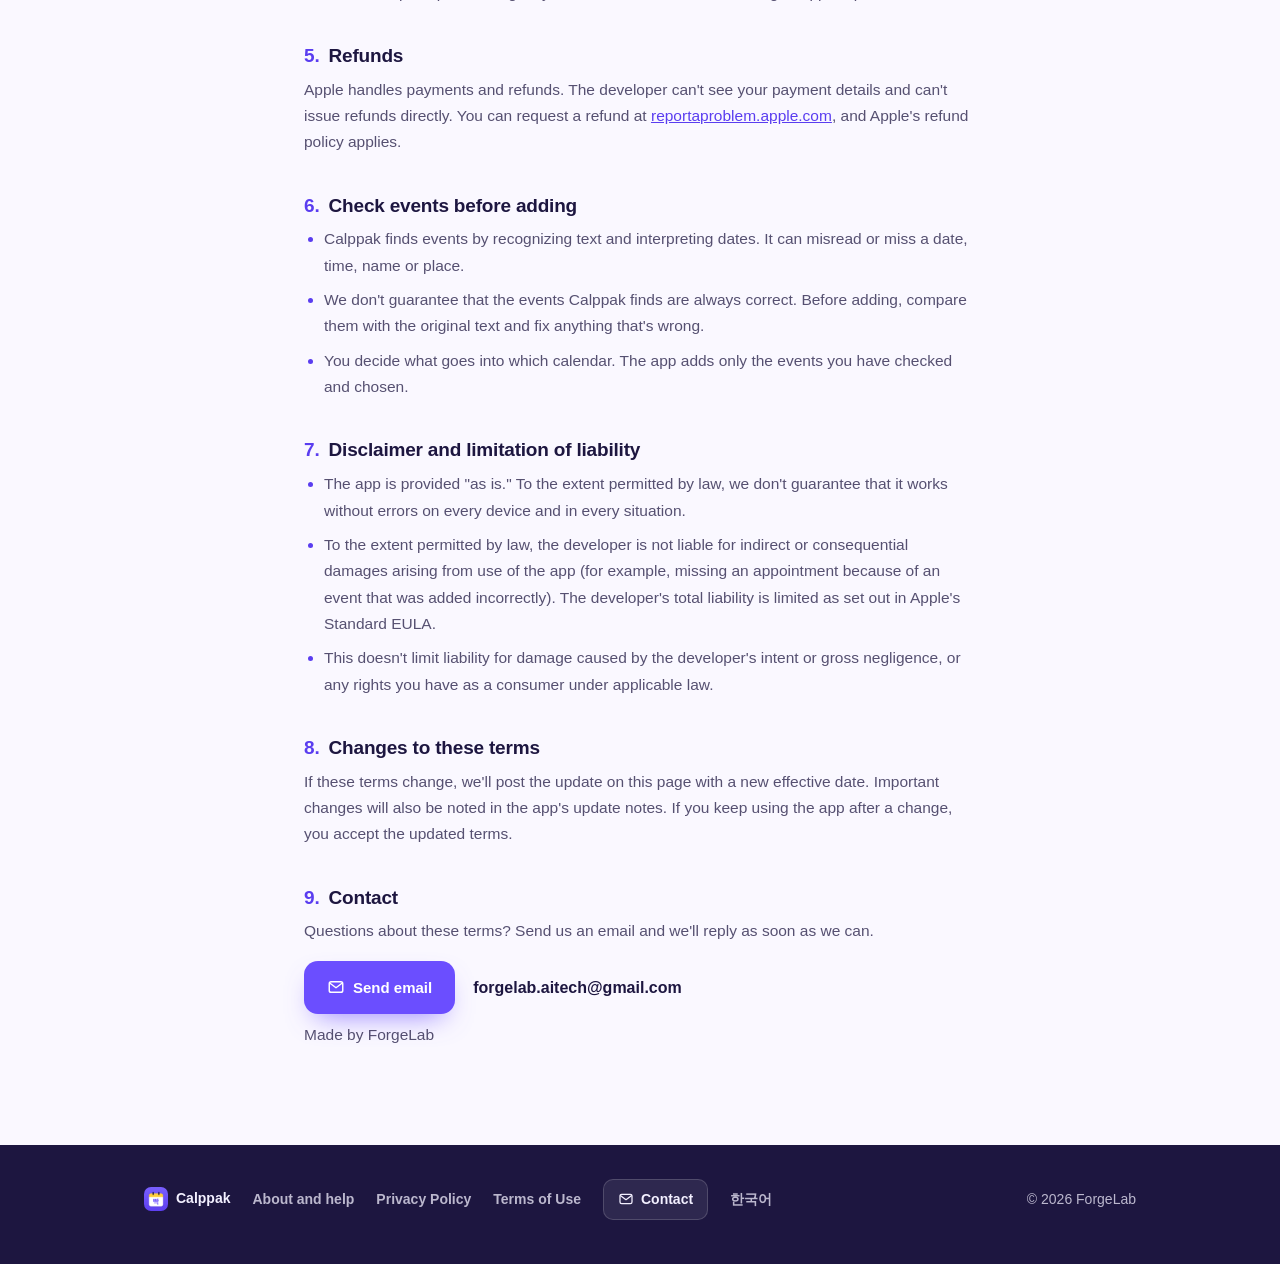
<file: en/terms/index.html>
<!DOCTYPE html>
<html lang="en">
<head>
<meta charset="utf-8">
<meta name="viewport" content="width=device-width, initial-scale=1">
<title>Calppak Terms of Use</title>
<meta name="description" content="Calppak Terms of Use: Apple's Standard EULA, free use, plans and auto-renewal, refunds, and checking events before adding.">
<meta name="color-scheme" content="light dark">
<meta name="theme-color" content="#FAF8FF" media="(prefers-color-scheme: light)">
<meta name="theme-color" content="#110D24" media="(prefers-color-scheme: dark)">
<link rel="icon" type="image/png" href="../../assets/icon.png">
<link rel="apple-touch-icon" href="../../assets/icon.png">
<link rel="stylesheet" href="../../assets/style.css">
</head>
<body>

<nav class="nav" aria-label="Site">
  <div class="nav-inner">
    <a class="logo" href="../"><img src="../../assets/icon.png" alt="" width="28" height="28">Calppak</a>
    <div class="nav-links">
      <a href="../privacy/">Privacy Policy</a>
      <a href="./" aria-current="page">Terms of Use</a>
      <a class="lang" href="../../terms/" hreflang="ko" lang="ko"><svg viewBox="0 0 24 24" fill="none" stroke="currentColor" stroke-width="1.9" stroke-linecap="round" stroke-linejoin="round" aria-hidden="true"><circle cx="12" cy="12" r="9.5"/><path d="M2.5 12h19M12 2.5c3 3.2 3 15.8 0 19M12 2.5c-3 3.2-3 15.8 0 19"/></svg>한국어</a>
    </div>
  </div>
</nav>

<main class="doc">
  <h1>Terms of Use</h1>
  <p class="date">Effective September 26, 2026</p>

  <div class="box">Calppak is licensed under Apple's Standard EULA. Below, in plain language, are the terms that apply only to Calppak.</div>

  <h2><span class="n">1.</span> The service</h2>
  <p>Calppak (캘빡 in Korean, the "app") is a Mac menu bar app and an iPhone and iPad app provided by ForgeLab. On your device, it finds events with dates in text or screenshots you copy, shows them to you, and adds the ones you check and choose to the calendar you pick, or saves them as an .ics file. It works entirely on your device, with no account or server.</p>

  <h2><span class="n">2.</span> License</h2>
  <p>Your use of the app is governed by Apple's <a href="https://www.apple.com/legal/internet-services/itunes/dev/stdeula/" rel="noopener">Licensed Application End User License Agreement</a> (Standard EULA). These terms add details specific to Calppak. Where they differ, the Standard EULA prevails.</p>

  <h2><span class="n">3.</span> Free use</h2>
  <ul>
    <li>You can add to your calendar or save an .ics file 10 times for free, counted across all your devices with the same Apple Account.</li>
    <li>Each time you add events to your calendar or save an .ics file counts once, however many events it holds.</li>
    <li>Finding, checking and editing events is always free, with no limit.</li>
    <li>Free adds are recorded in your iCloud key-value storage, so your devices with the same Apple Account share the count and it carries over when you reinstall. On a device without iCloud, they are counted in that device's keychain. The free range is shown in the app and on the App Store, and any change will be announced on this page.</li>
  </ul>

  <h2><span class="n">4.</span> Plans and auto-renewal</h2>
  <p>After your 10 free adds, a plan lets you add without limit. There are three plans, and they all unlock the same things.</p>
  <ul>
    <li><strong>Monthly</strong>: $0.99 per month, auto-renewing subscription</li>
    <li><strong>Yearly</strong>: $4.99 per year, auto-renewing subscription</li>
    <li><strong>Lifetime</strong>: $6.99 once, with no renewal or further charges</li>
  </ul>
  <h3>Payment and renewal</h3>
  <ul>
    <li>The prices above are for the US App Store. They may differ in other countries and regions, and the amount charged is the one the App Store shows when you buy.</li>
    <li>Payment is charged to your Apple Account when you confirm the purchase.</li>
    <li>Monthly and yearly plans renew automatically for the same period and price unless canceled at least 24 hours before the end of the current period. Your account is charged for the next period within the 24 hours before the current period ends.</li>
    <li>Manage or cancel subscriptions in your Apple Account settings. On iPhone and iPad, open Settings, tap your name, then Subscriptions. On a Mac, open the App Store, click your name, then Account Settings. After canceling, you keep access until the end of the period you paid for.</li>
    <li>A plan works on every Mac, iPhone and iPad using the same Apple Account. On a new device, use Restore Purchases in the app.</li>
    <li>If a subscription price changes, you'll be told in advance according to Apple's policies.</li>
  </ul>

  <h2><span class="n">5.</span> Refunds</h2>
  <p>Apple handles payments and refunds. The developer can't see your payment details and can't issue refunds directly. You can request a refund at <a href="https://reportaproblem.apple.com" rel="noopener">reportaproblem.apple.com</a>, and Apple's refund policy applies.</p>

  <h2><span class="n">6.</span> Check events before adding</h2>
  <ul>
    <li>Calppak finds events by recognizing text and interpreting dates. It can misread or miss a date, time, name or place.</li>
    <li>We don't guarantee that the events Calppak finds are always correct. Before adding, compare them with the original text and fix anything that's wrong.</li>
    <li>You decide what goes into which calendar. The app adds only the events you have checked and chosen.</li>
  </ul>

  <h2><span class="n">7.</span> Disclaimer and limitation of liability</h2>
  <ul>
    <li>The app is provided "as is." To the extent permitted by law, we don't guarantee that it works without errors on every device and in every situation.</li>
    <li>To the extent permitted by law, the developer is not liable for indirect or consequential damages arising from use of the app (for example, missing an appointment because of an event that was added incorrectly). The developer's total liability is limited as set out in Apple's Standard EULA.</li>
    <li>This doesn't limit liability for damage caused by the developer's intent or gross negligence, or any rights you have as a consumer under applicable law.</li>
  </ul>

  <h2><span class="n">8.</span> Changes to these terms</h2>
  <p>If these terms change, we'll post the update on this page with a new effective date. Important changes will also be noted in the app's update notes. If you keep using the app after a change, you accept the updated terms.</p>

  <h2><span class="n">9.</span> Contact</h2>
  <p>Questions about these terms? Send us an email and we'll reply as soon as we can.</p>
  <div class="mail-row">
    <a class="btn btn-primary" href="mailto:forgelab.aitech@gmail.com?subject=%5BCalppak%5D%20Question"><svg viewBox="0 0 24 24" fill="none" stroke="currentColor" stroke-width="1.9" stroke-linecap="round" stroke-linejoin="round" aria-hidden="true"><rect x="3" y="5" width="18" height="14" rx="2.5"/><path d="m4 7 8 6 8-6"/></svg>Send email</a>
    <span class="mail">forgelab.aitech@gmail.com</span>
  </div>
  <p>Made by ForgeLab</p>
</main>

<footer class="site-foot">
  <div class="wrap foot-inner">
    <span class="f-brand"><img src="../../assets/icon.png" alt="" width="24" height="24">Calppak</span>
    <a href="../">About and help</a>
    <a href="../privacy/">Privacy Policy</a>
    <a href="./">Terms of Use</a>
    <a class="contact-btn" href="mailto:forgelab.aitech@gmail.com?subject=%5BCalppak%5D%20Question"><svg viewBox="0 0 24 24" fill="none" stroke="currentColor" stroke-width="1.9" stroke-linecap="round" stroke-linejoin="round" aria-hidden="true"><rect x="3" y="5" width="18" height="14" rx="2.5"/><path d="m4 7 8 6 8-6"/></svg>Contact</a>
    <a href="../../terms/" hreflang="ko" lang="ko">한국어</a>
    <span class="f-copy">© 2026 ForgeLab</span>
  </div>
</footer>

</body>
</html>
</file>
<file: assets/style.css>
/* 캘빡 사이트 공용 스타일
   색은 모두 :root 토큰에서 가져와요. 다크 모드는 기기 설정을 따라요.
   바이올렛 #6B4EFF가 주인공, 노랑 #FFCE3A는 날짜 표시처럼 꼭 필요한 곳에만 써요. */

:root {
  --bg: #FAF8FF;
  --card: #FFFFFF;
  --surface: #F1EDFF;
  --ink: #1D1640;
  --ink-2: rgba(29, 22, 64, .74);
  --ink-3: rgba(29, 22, 64, .64);
  --line: rgba(29, 22, 64, .10);
  --violet: #6B4EFF;            /* 버튼, 번호, 테두리 같은 면 */
  --violet-text: #5A3DF0;       /* 작은 글씨 링크는 대비를 위해 한 톤 깊게 */
  --violet-soft: rgba(107, 78, 255, .10);
  --yellow: #FFCE3A;
  --mark: rgba(255, 206, 58, .62);
  --pop-stop: 60%;              /* 형광펜이 글자 아래쪽 어디부터 칠해지는지 */
  --mark-stop: 52%;
  --nav-bg: rgba(250, 248, 255, .80);
  --foot-bg: #1D1640;
  --foot-ink: rgba(243, 240, 255, .74);
  --aura1: rgba(107, 78, 255, .15);
  --aura2: rgba(255, 206, 58, .16);
  --aura3: rgba(157, 139, 255, .13);
  --shadow: 0 10px 30px -14px rgba(29, 22, 64, .20);
  --shadow-lg: 0 26px 60px -24px rgba(29, 22, 64, .34);
  --r-card: 22px;
  color-scheme: light dark;
}

@media (prefers-color-scheme: dark) {
  :root {
    --bg: #110D24;
    --card: #1A1534;
    --surface: #231D47;
    --ink: #F3F0FF;
    --ink-2: rgba(243, 240, 255, .78);
    --ink-3: rgba(243, 240, 255, .64);
    --line: rgba(243, 240, 255, .12);
    --violet-text: #A898FF;
    --violet-soft: rgba(140, 118, 255, .18);
    --mark: rgba(255, 206, 58, .88);  /* 어두운 바탕에서는 면 대신 또렷한 밑줄로 */
    --pop-stop: 86%;
    --mark-stop: 88%;
    --nav-bg: rgba(17, 13, 36, .80);
    --foot-bg: #0A0719;
    --aura1: rgba(107, 78, 255, .22);
    --aura2: rgba(255, 206, 58, .07);
    --aura3: rgba(157, 139, 255, .10);
    --shadow: 0 10px 30px -14px rgba(0, 0, 0, .60);
    --shadow-lg: 0 26px 60px -24px rgba(0, 0, 0, .75);
  }
}

/* 기본 */
* { margin: 0; padding: 0; box-sizing: border-box; }
html { -webkit-text-size-adjust: 100%; scroll-behavior: smooth; }
body {
  background: var(--bg);
  color: var(--ink);
  font-family: -apple-system, BlinkMacSystemFont, "Apple SD Gothic Neo", "Malgun Gothic", "Segoe UI", Roboto, sans-serif;
  line-height: 1.7;
  -webkit-font-smoothing: antialiased;
  overflow-wrap: break-word;
  overflow-x: hidden;
}
/* 한국어는 어절 중간이 아니라 띄어쓰기에서만 줄을 바꿔요 */
html[lang="ko"] body { word-break: keep-all; }
h1, h2, h3 { line-height: 1.3; text-wrap: balance; }
p, li, summary { text-wrap: pretty; }
a { color: var(--violet-text); }
img { display: block; max-width: 100%; }
:focus-visible { outline: 3px solid var(--violet); outline-offset: 3px; border-radius: 6px; }
.wrap { max-width: 1040px; margin: 0 auto; padding: 0 24px; }
kbd {
  font-family: inherit; font-size: .86em; font-weight: 700; color: var(--ink);
  background: var(--card); border: 1px solid var(--line); border-bottom-width: 2px;
  border-radius: 6px; padding: 1px 6px; white-space: nowrap;
}

/* 은은한 배경 빛 */
.aura { position: fixed; inset: 0; z-index: -1; overflow: hidden; pointer-events: none; }
.blob { position: absolute; border-radius: 50%; filter: blur(72px); }
.blob.a { width: 560px; height: 560px; top: -220px; left: -180px; background: var(--aura1); animation: drift1 28s ease-in-out infinite; }
.blob.b { width: 420px; height: 420px; top: 60px; right: -170px; background: var(--aura2); animation: drift2 32s ease-in-out infinite; }
.blob.c { width: 440px; height: 440px; top: 62vh; left: 28%; background: var(--aura3); animation: drift3 36s ease-in-out infinite; }
@keyframes drift1 { 0%, 100% { transform: translate(0, 0); } 50% { transform: translate(40px, 50px) scale(1.06); } }
@keyframes drift2 { 0%, 100% { transform: translate(0, 0); } 50% { transform: translate(-50px, 40px) scale(1.05); } }
@keyframes drift3 { 0%, 100% { transform: translate(0, 0); } 50% { transform: translate(30px, -50px) scale(1.08); } }

/* 상단 내비 */
.nav {
  position: sticky; top: 0; z-index: 20;
  background: var(--nav-bg); backdrop-filter: blur(14px); -webkit-backdrop-filter: blur(14px);
  border-bottom: 1px solid var(--line);
}
.nav-inner { max-width: 1040px; margin: 0 auto; padding: 12px 24px; display: flex; align-items: center; gap: 18px; }
.logo { display: flex; align-items: center; gap: 9px; font-weight: 800; font-size: 17px; color: var(--ink); text-decoration: none; letter-spacing: -.01em; }
.logo img { width: 28px; height: 28px; border-radius: 8px; }
.nav-links { margin-left: auto; display: flex; align-items: center; gap: 20px; }
.nav-links a { color: var(--ink-2); text-decoration: none; font-size: 14px; font-weight: 600; white-space: nowrap; }
.nav-links a:hover, .nav-links a[aria-current="page"] { color: var(--violet-text); }
.nav-links a.lang {
  display: inline-flex; align-items: center; gap: 6px; height: 32px; padding: 0 12px;
  border: 1px solid var(--line); border-radius: 999px; background: var(--card);
  color: var(--ink); font-size: 13px; font-weight: 700;
}
.nav-links a.lang:hover { color: var(--violet-text); }
.lang svg { width: 15px; height: 15px; flex: none; }

/* 버튼 */
.btn {
  display: inline-flex; align-items: center; justify-content: center; gap: 8px;
  padding: 13px 22px; border-radius: 14px; font-weight: 700; font-size: 15px;
  text-decoration: none; border: 1px solid transparent; transition: transform .18s, box-shadow .18s;
}
.btn svg { width: 18px; height: 18px; flex: none; }
.btn-primary { background: var(--violet); color: #fff; box-shadow: 0 12px 28px -12px rgba(107, 78, 255, .75); }
.btn-primary:hover { transform: translateY(-1px); box-shadow: 0 16px 32px -12px rgba(107, 78, 255, .85); }
.btn-ghost { background: var(--card); color: var(--ink); border-color: var(--line); }
.btn-ghost:hover { border-color: var(--violet); }

/* 히어로 */
.hero { padding: 76px 0 72px; }
.hero-inner { display: grid; grid-template-columns: 1.05fr 1fr; gap: 56px; align-items: center; }
.eyebrow {
  display: inline-flex; align-items: center; gap: 8px; font-size: 13px; font-weight: 700;
  color: var(--violet-text); background: var(--card); border: 1px solid var(--line);
  padding: 6px 13px; border-radius: 999px;
}
.eyebrow .dot { width: 7px; height: 7px; border-radius: 50%; background: var(--yellow); box-shadow: 0 0 0 3px rgba(255, 206, 58, .28); }
.hero h1 { font-size: clamp(38px, 5.6vw, 58px); font-weight: 800; letter-spacing: -.035em; line-height: 1.2; margin-top: 18px; }
.pop { color: var(--violet-text); background: linear-gradient(transparent var(--pop-stop), var(--mark) var(--pop-stop)); padding: 0 .08em; }
.hero .sub { font-size: 18px; color: var(--ink-2); margin-top: 18px; max-width: 31em; }
.hero-ctas { display: flex; flex-wrap: wrap; gap: 12px; margin-top: 28px; }
.hero-meta { margin-top: 16px; font-size: 14px; color: var(--ink-3); }

/* 히어로 그림: 복사한 공지에서 찾은 일정 */
.demo { display: grid; }
.demo .card { background: var(--card); border: 1px solid var(--line); border-radius: 20px; box-shadow: var(--shadow-lg); }
.copied { padding: 18px 20px 20px; margin-right: 44px; transform: rotate(-1.4deg); font-size: 14px; color: var(--ink-2); }
.tag { display: inline-flex; align-items: center; gap: 6px; font-size: 12px; font-weight: 700; color: var(--ink-3); }
.tag svg { width: 14px; height: 14px; }
.copied .title { font-weight: 800; color: var(--ink); margin: 8px 0 4px; font-size: 15px; }
.copied p { margin-top: 3px; }
.copied mark { color: inherit; background: linear-gradient(transparent var(--mark-stop), var(--mark) var(--mark-stop)); padding: 0 2px; }
.flow {
  justify-self: center; position: relative; z-index: 1; margin: -16px 0;
  width: 40px; height: 40px; border-radius: 50%; background: var(--violet); color: #fff;
  display: flex; align-items: center; justify-content: center; box-shadow: 0 10px 22px -8px rgba(107, 78, 255, .8);
}
.flow svg { width: 20px; height: 20px; }
.events { margin-left: 44px; padding: 8px; }
.ev { display: flex; gap: 12px; align-items: flex-start; padding: 12px; }
.ev + .ev { border-top: 1px solid var(--line); }
.ev .bar { flex: none; width: 4px; align-self: stretch; border-radius: 4px; background: var(--violet); }
.ev b { display: block; font-size: 15px; color: var(--ink); }
.ev small { display: block; font-size: 13px; color: var(--ink-2); line-height: 1.55; }
.ev .ok { flex: none; margin-left: auto; width: 22px; height: 22px; border-radius: 50%; background: var(--violet); color: #fff; display: flex; align-items: center; justify-content: center; }
.ev .ok svg { width: 13px; height: 13px; }
.ev-foot { display: flex; align-items: center; justify-content: space-between; gap: 10px; padding: 12px 12px 8px; border-top: 1px solid var(--line); }
.ev-foot .cal { display: inline-flex; align-items: center; gap: 7px; font-size: 13px; font-weight: 600; color: var(--ink-2); }
.ev-foot .cal i { width: 10px; height: 10px; border-radius: 50%; background: var(--violet); }
.ev-foot .add { background: var(--violet); color: #fff; font-weight: 700; font-size: 13px; padding: 8px 14px; border-radius: 10px; white-space: nowrap; }

/* 섹션 공통 */
section { padding: 72px 0; scroll-margin-top: 64px; }
.sec-head { max-width: 36em; }
.kicker { font-size: 13px; font-weight: 800; letter-spacing: .1em; text-transform: uppercase; color: var(--violet-text); }
.sec-head h2 { font-size: clamp(26px, 3.6vw, 34px); font-weight: 800; letter-spacing: -.025em; margin-top: 8px; }
.sec-head p { color: var(--ink-2); margin-top: 10px; font-size: 16px; }

/* 쓰는 법 */
.how-grid { display: grid; grid-template-columns: 1fr 1fr; gap: 20px; margin-top: 36px; }
.how-card { background: var(--card); border: 1px solid var(--line); border-radius: 24px; padding: 28px; box-shadow: var(--shadow); }
.how-card .head { display: flex; align-items: center; gap: 12px; }
.ico { flex: none; width: 44px; height: 44px; border-radius: 13px; background: var(--violet-soft); color: var(--violet-text); display: flex; align-items: center; justify-content: center; }
.ico svg { width: 24px; height: 24px; }
.how-card h3 { font-size: 20px; font-weight: 800; letter-spacing: -.01em; }
.steps { list-style: none; counter-reset: step; margin-top: 20px; display: grid; gap: 14px; }
.steps li { counter-increment: step; position: relative; padding-left: 40px; color: var(--ink-2); font-size: 15px; }
.steps li::before {
  content: counter(step); position: absolute; left: 0; top: 0;
  width: 26px; height: 26px; border-radius: 50%; background: var(--violet); color: #fff;
  font-size: 13px; font-weight: 800; display: flex; align-items: center; justify-content: center;
}
.steps b { color: var(--ink); }
.tip { margin-top: 20px; padding: 12px 14px; border-radius: 12px; background: var(--surface); font-size: 14px; color: var(--ink-2); }

/* 기능 */
.features { display: grid; grid-template-columns: repeat(3, 1fr); gap: 20px; margin-top: 36px; }
.feature { background: var(--card); border: 1px solid var(--line); border-radius: var(--r-card); padding: 26px; box-shadow: var(--shadow); }
.feature h3 { font-size: 17px; font-weight: 800; margin-top: 16px; }
.feature p { font-size: 14.5px; color: var(--ink-2); margin-top: 6px; }

/* 기기 안 약속 */
.promise {
  margin-top: 20px; border-radius: 26px; padding: 34px 36px;
  background: linear-gradient(135deg, var(--surface) 0%, var(--card) 100%); border: 1px solid var(--line);
}
.promise h3 { font-size: 22px; font-weight: 800; letter-spacing: -.02em; }
.promise p { color: var(--ink-2); margin-top: 10px; max-width: 44em; }
.chips { list-style: none; display: flex; flex-wrap: wrap; gap: 8px; margin-top: 18px; }
.chips li { font-size: 13px; font-weight: 700; color: var(--ink-2); background: var(--card); border: 1px solid var(--line); padding: 6px 12px; border-radius: 999px; }
.more { display: inline-block; margin-top: 18px; font-weight: 700; font-size: 15px; text-decoration: none; }
.more:hover { text-decoration: underline; }

/* 가격 */
.plans { display: grid; grid-template-columns: repeat(4, 1fr); gap: 16px; margin-top: 36px; }
.plan { background: var(--card); border: 1px solid var(--line); border-radius: 20px; padding: 24px; box-shadow: var(--shadow); }
.plan.free { border-color: rgba(255, 206, 58, .9); }
.badge { display: inline-block; font-size: 12px; font-weight: 800; color: #1D1640; background: var(--yellow); padding: 2px 10px; border-radius: 999px; margin-bottom: 8px; }
.plan .name { font-weight: 700; font-size: 15px; color: var(--ink-2); }
.plan .price { font-size: 30px; font-weight: 800; letter-spacing: -.02em; margin-top: 4px; white-space: nowrap; }
.plan .per { font-size: 14px; font-weight: 600; color: var(--ink-3); margin-left: 4px; letter-spacing: 0; }
.plan .note { font-size: 14px; color: var(--ink-2); margin-top: 6px; }
.price-foot { margin-top: 20px; font-size: 14px; color: var(--ink-2); max-width: 52em; }

/* 자주 묻는 질문 */
.faq { margin-top: 28px; display: grid; gap: 12px; }
.faq details { background: var(--card); border: 1px solid var(--line); border-radius: 16px; box-shadow: var(--shadow); }
.faq summary {
  cursor: pointer; list-style: none; display: flex; align-items: center; justify-content: space-between; gap: 16px;
  padding: 18px 22px; font-weight: 700; font-size: 16px;
}
.faq summary::-webkit-details-marker { display: none; }
.faq summary::after {
  content: ""; flex: none; width: 9px; height: 9px; margin-top: -4px;
  border-right: 2px solid var(--violet-text); border-bottom: 2px solid var(--violet-text);
  transform: rotate(45deg); transition: transform .2s;
}
.faq details[open] summary::after { transform: rotate(-135deg); margin-top: 4px; }
.faq .answer { padding: 0 22px 20px; color: var(--ink-2); font-size: 15px; }
.faq .answer p + p { margin-top: 8px; }
.faq .answer b { color: var(--ink); }

/* 문의 */
.contact-card {
  margin-top: 28px; background: var(--card); border: 1px solid var(--line); border-radius: 24px;
  padding: 28px 30px; box-shadow: var(--shadow); display: flex; flex-wrap: wrap; align-items: center; gap: 14px 22px;
}
.contact-card .mail { font-weight: 700; font-size: 17px; color: var(--ink); user-select: all; }
.contact-card .hint { flex-basis: 100%; font-size: 14px; color: var(--ink-3); }

/* 푸터 */
.site-foot { background: var(--foot-bg); color: var(--foot-ink); padding: 34px 0 44px; font-size: 14px; margin-top: 32px; }
.foot-inner { display: flex; flex-wrap: wrap; align-items: center; gap: 12px 22px; }
.site-foot a { color: var(--foot-ink); text-decoration: none; font-weight: 600; }
.site-foot a:hover { color: #FFFFFF; }
.f-brand { display: flex; align-items: center; gap: 8px; color: #F3F0FF; font-weight: 800; }
.f-brand img { width: 24px; height: 24px; border-radius: 7px; }
.site-foot a.contact-btn {
  display: inline-flex; align-items: center; gap: 7px; padding: 8px 14px; border-radius: 10px;
  background: rgba(255, 255, 255, .08); border: 1px solid rgba(255, 255, 255, .16); color: #F3F0FF;
}
.contact-btn svg { width: 16px; height: 16px; }
.f-copy { margin-left: auto; }

/* 약관과 방침 문서 */
.doc { max-width: 720px; margin: 0 auto; padding: 48px 24px 64px; }
.doc h1 { font-size: 32px; font-weight: 800; letter-spacing: -.025em; }
.doc .date { color: var(--ink-3); font-size: 14px; margin-top: 4px; }
.doc .box {
  margin-top: 24px; background: var(--surface); border: 1px solid var(--line); border-left: 4px solid var(--violet);
  border-radius: 14px; padding: 18px 20px; font-weight: 600; color: var(--ink);
}
.doc .lead { margin-top: 20px; }
.doc h2 { font-size: 19px; font-weight: 800; margin-top: 38px; letter-spacing: -.01em; }
.doc h2 .n { color: var(--violet-text); margin-right: 4px; }
.doc h3 { font-size: 16px; font-weight: 800; margin-top: 20px; }
.doc p, .doc li { font-size: 15.5px; color: var(--ink-2); margin-top: 8px; }
.doc ul { padding-left: 20px; }
.doc li::marker { color: var(--violet-text); }
.doc strong, .doc b { color: var(--ink); }
.doc a { overflow-wrap: anywhere; }
.doc .mail-row { margin-top: 16px; display: flex; flex-wrap: wrap; align-items: center; gap: 12px 18px; }
.doc .mail-row .mail { font-weight: 700; color: var(--ink); user-select: all; }

@media (max-width: 900px) {
  .plans { grid-template-columns: 1fr 1fr; }
}
@media (max-width: 860px) {
  .hero { padding-top: 52px; }
  .hero-inner { grid-template-columns: 1fr; gap: 44px; }
  .features { grid-template-columns: 1fr; }
}
@media (max-width: 760px) {
  .how-grid { grid-template-columns: 1fr; }
  .nav-links a:not(.lang) { display: none; }
  .f-copy { margin-left: 0; flex-basis: 100%; }
}
@media (max-width: 520px) {
  .wrap, .nav-inner { padding-left: 16px; padding-right: 16px; }
  .doc { padding-left: 16px; padding-right: 16px; }
  section { padding: 56px 0; }
  .plans { grid-template-columns: 1fr; }
  .how-card, .promise, .contact-card { padding: 22px 20px; }
  .copied { margin-right: 14px; }
  .events { margin-left: 14px; }
  .hero .sub { font-size: 17px; }
}
@media (prefers-reduced-motion: reduce) {
  html { scroll-behavior: auto; }
  .blob { animation: none; }
  .btn { transition: none; }
}
</file>
